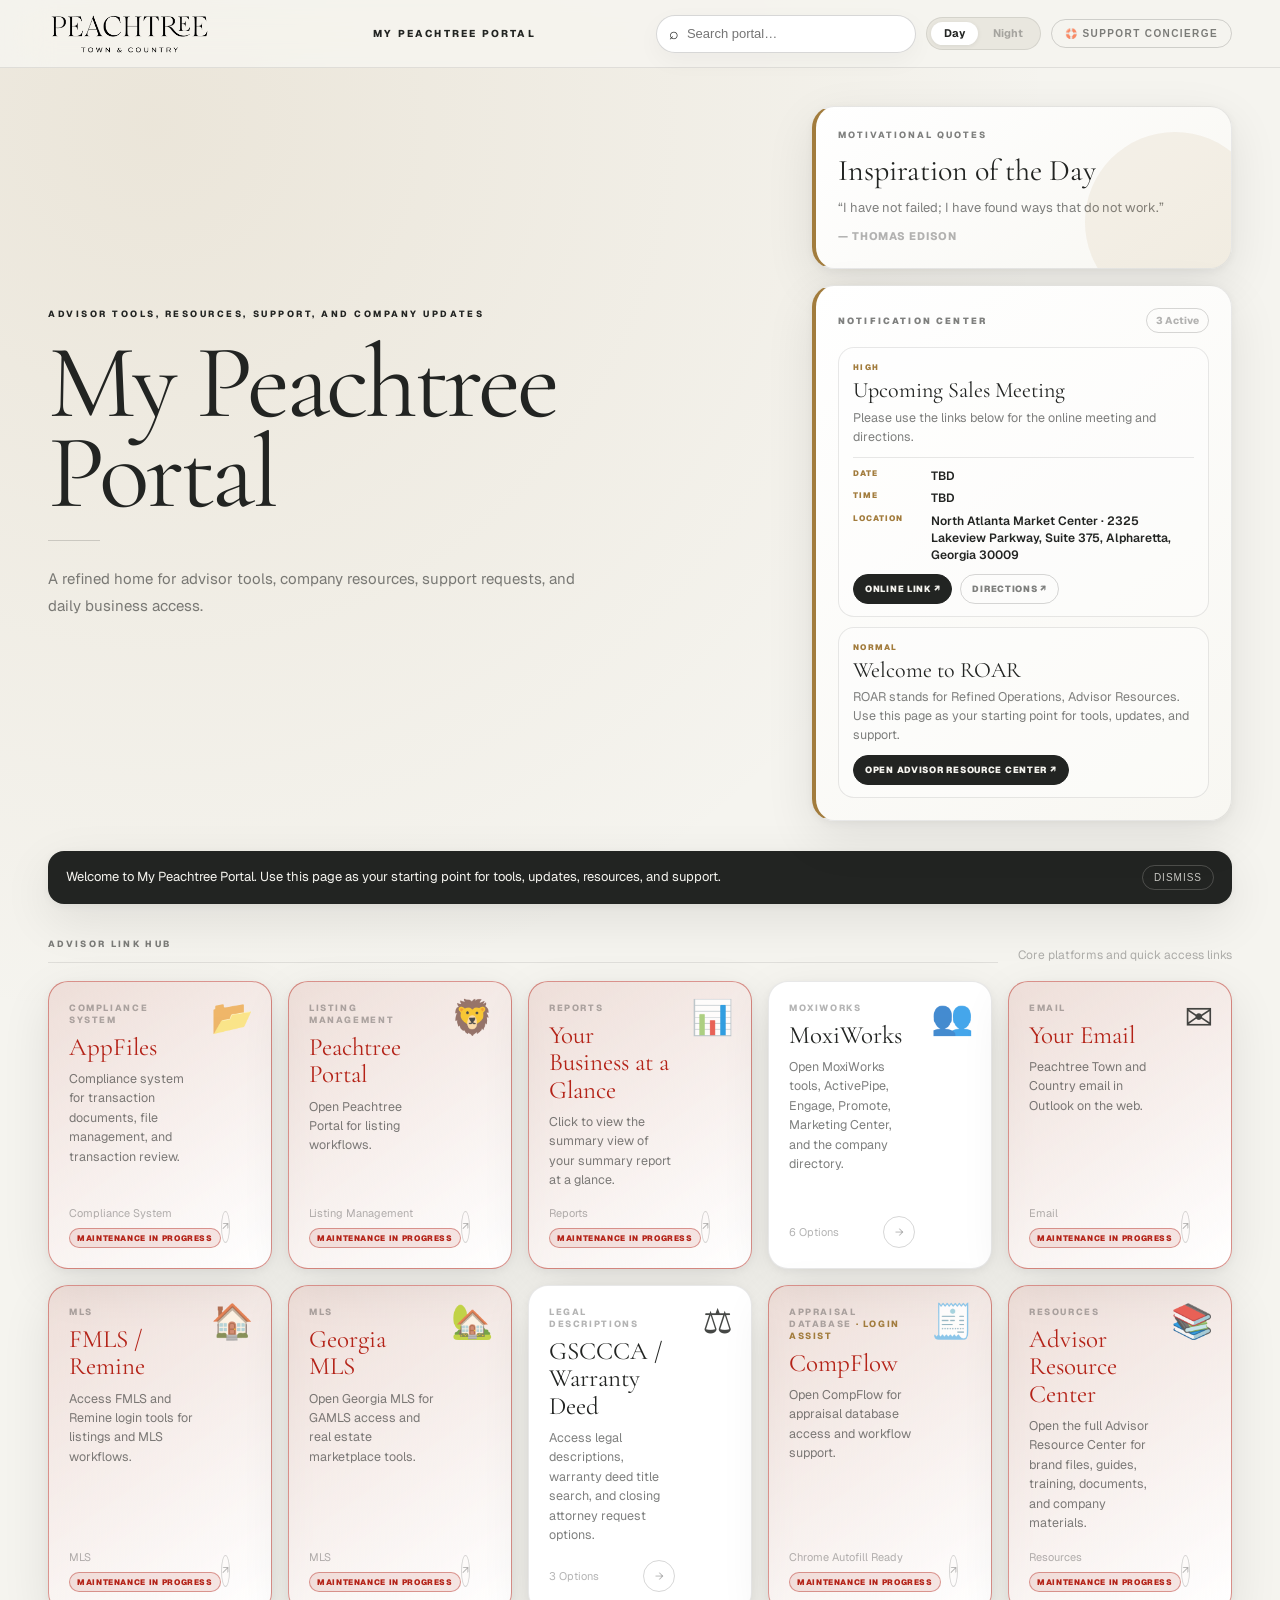
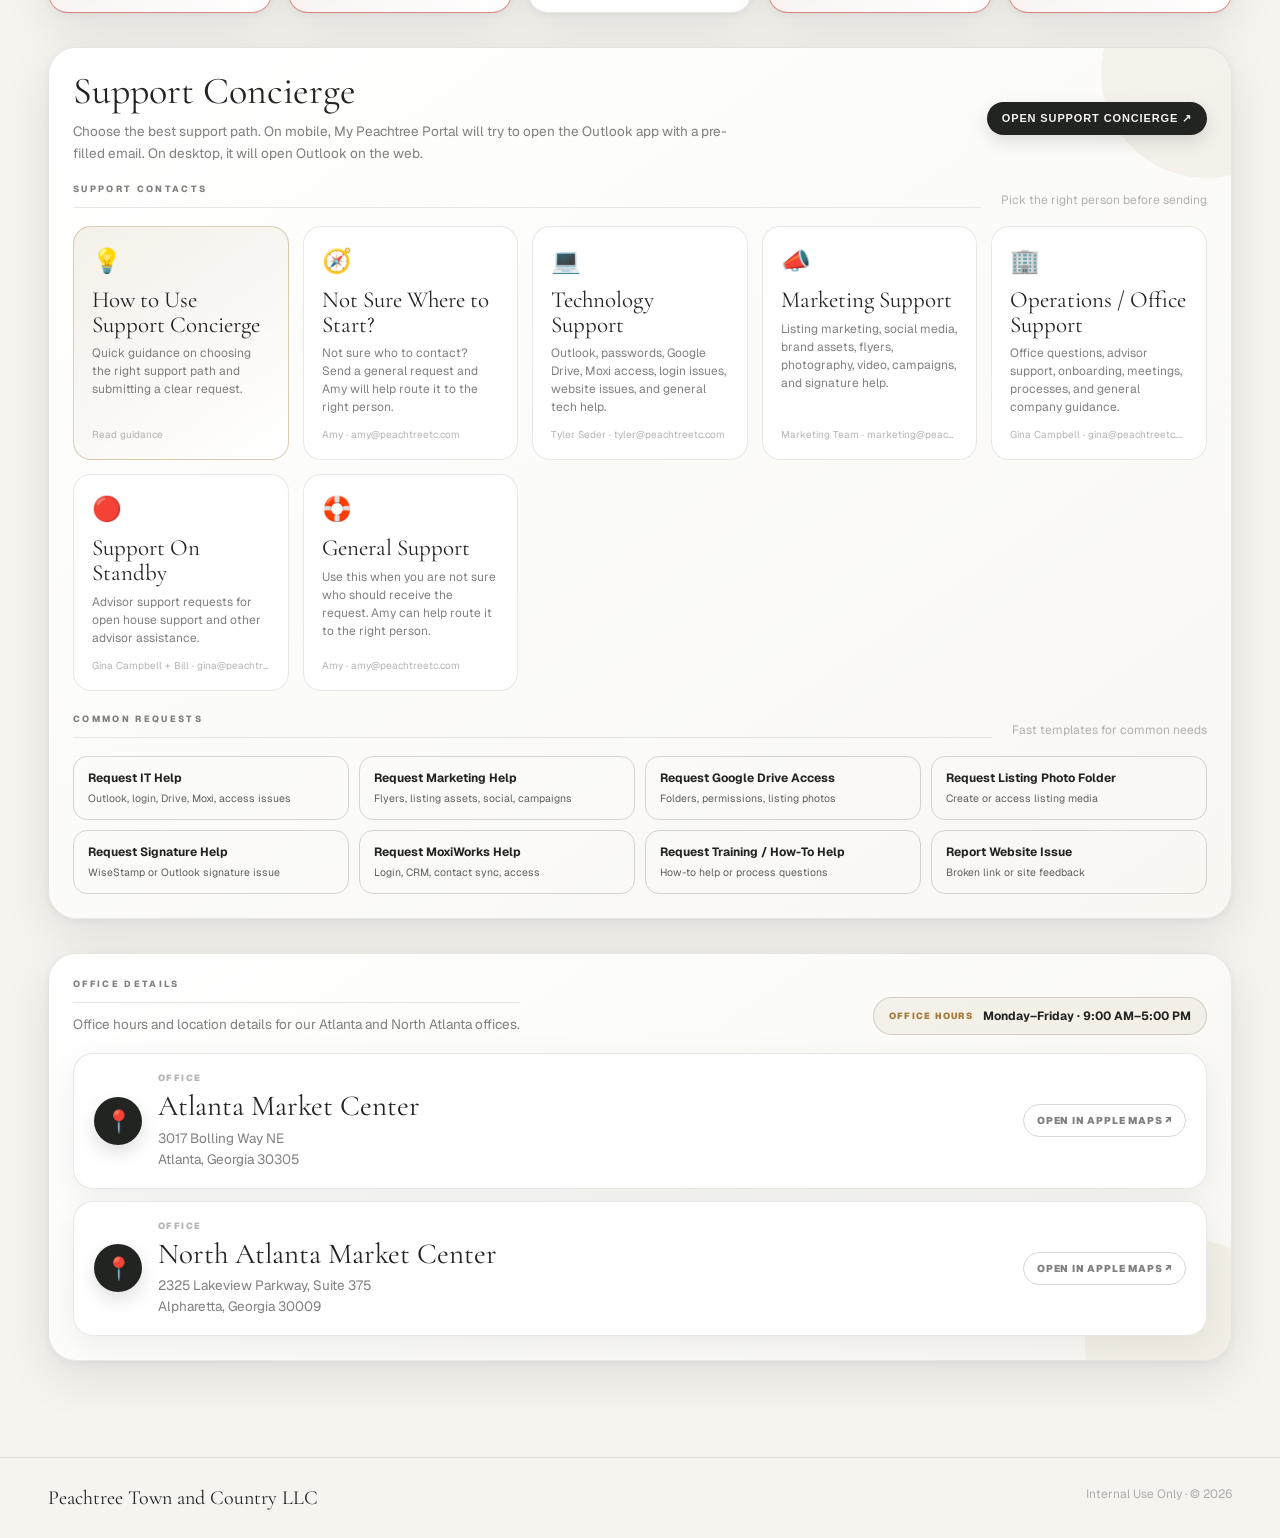
<file: index.html>
<!DOCTYPE html>
<html lang="en" data-theme="light">
<head>
<meta charset="UTF-8" />
<meta name="viewport" content="width=device-width, initial-scale=1.0, viewport-fit=cover" />
<meta name="apple-mobile-web-app-capable" content="yes" />
<title>Peachtree · My Peachtree Portal</title>
<link rel="preconnect" href="https://fonts.googleapis.com">
<link href="https://fonts.googleapis.com/css2?family=Cormorant+Garamond:ital,wght@0,300;0,400;0,500;0,600;1,300;1,400;1,500&family=Geist:wght@300;400;500;600;700&display=swap" rel="stylesheet">
<style>
*,*::before,*::after{box-sizing:border-box;margin:0;padding:0}
:root{
  --black:#000000;--iron-ore:#222422;--ivory:#F5F4EF;--white:#FFFFFF;
  --ease:cubic-bezier(.22,1,.36,1);--spring:cubic-bezier(.34,1.56,.64,1);
  --radius:22px;--radius-sm:14px;--new:#B42318;--gold:#A27C3D;
}
[data-theme="light"]{
  --bg:var(--ivory);--bg-2:#E9E7DF;--card:#fff;--card-2:#F8F7F2;
  --text:var(--iron-ore);--muted:rgba(34,36,34,.58);--soft:rgba(34,36,34,.34);
  --border:rgba(34,36,34,.10);--border-2:rgba(34,36,34,.18);
  --nav:rgba(245,244,239,.88);--shadow:0 16px 50px rgba(0,0,0,.09),0 2px 8px rgba(0,0,0,.05);
  --shadow-hover:0 24px 70px rgba(0,0,0,.16),0 4px 14px rgba(0,0,0,.07);
  --reverse:var(--ivory);--reverse-bg:var(--iron-ore);--overlay:rgba(18,20,18,.66);
}
[data-theme="dark"]{
  --bg:#141614;--bg-2:#0E100E;--card:#1C1E1C;--card-2:#151815;
  --text:var(--ivory);--muted:rgba(245,244,239,.58);--soft:rgba(245,244,239,.34);
  --border:rgba(245,244,239,.09);--border-2:rgba(245,244,239,.17);
  --nav:rgba(14,16,14,.90);--shadow:0 16px 50px rgba(0,0,0,.42),0 2px 8px rgba(0,0,0,.22);
  --shadow-hover:0 24px 70px rgba(0,0,0,.65),0 4px 14px rgba(0,0,0,.34);
  --reverse:var(--iron-ore);--reverse-bg:var(--ivory);--overlay:rgba(0,0,0,.78);
}
html{scroll-behavior:smooth;-webkit-font-smoothing:antialiased}body{font-family:Geist,system-ui,sans-serif;background:radial-gradient(circle at 12% 4%,rgba(162,124,61,.12),transparent 28%),var(--bg);color:var(--text);min-height:100svh;overflow-x:hidden;transition:background .45s var(--ease),color .45s var(--ease)}
a{color:inherit}.hidden{display:none!important}.muted{color:var(--muted)}
nav{position:sticky;top:0;z-index:200;height:68px;background:var(--nav);border-bottom:1px solid var(--border);backdrop-filter:saturate(180%) blur(24px);-webkit-backdrop-filter:saturate(180%) blur(24px)}
.nav-inner{max-width:1500px;margin:0 auto;height:100%;display:flex;align-items:center;justify-content:space-between;padding:0 48px;gap:18px}.wordmark{display:flex;align-items:center;min-width:185px}.nav-logo{width:clamp(172px,16vw,250px);height:44px;object-fit:contain;object-position:left center}.nav-logo-dark{display:none}[data-theme="dark"] .nav-logo-light{display:none}[data-theme="dark"] .nav-logo-dark{display:block}.fallback{display:none;font-family:'Cormorant Garamond',serif;font-size:20px;letter-spacing:.04em}.wordmark.logo-missing .fallback{display:block}.wordmark.logo-missing img{display:none!important}.nav-label{font-size:10px;text-transform:uppercase;letter-spacing:.22em;font-weight:800;color:var(--text);white-space:nowrap}.nav-right{display:flex;align-items:center;gap:10px}.pill-toggle{display:flex;gap:2px;background:var(--bg-2);border:1px solid var(--border);border-radius:999px;padding:4px;cursor:pointer}.pill-toggle span{font-size:11px;font-weight:700;color:var(--soft);padding:6px 13px;border-radius:999px;line-height:1}.pill-toggle span.on{background:var(--card);color:var(--text);box-shadow:0 1px 5px rgba(0,0,0,.08)}.admin-link{font-size:10px;letter-spacing:.14em;text-transform:uppercase;text-decoration:none;border:1px solid var(--border-2);padding:8px 13px;border-radius:999px;color:var(--muted);transition:.2s}.admin-link:hover{color:var(--text);background:var(--bg-2)}
main{max-width:1500px;margin:0 auto;padding:0 48px 96px}.hero{display:grid;grid-template-columns:minmax(0,1fr) 420px;gap:42px;align-items:end;padding:76px 0 34px}.eyebrow{font-size:9px;font-weight:800;letter-spacing:.28em;text-transform:uppercase;margin-bottom:18px}.hero h1{font-family:'Cormorant Garamond',serif;font-size:clamp(54px,6vw,94px);font-weight:400;line-height:.98;letter-spacing:-.018em}.hero h1 em{font-weight:300}.hero-rule{width:52px;height:1px;background:var(--border-2);margin:28px 0}.hero p{font-size:15px;line-height:1.8;max-width:560px;color:var(--muted)}.hero-aside{border:1px solid var(--border);background:linear-gradient(145deg,var(--card),var(--card-2));border-radius:var(--radius);box-shadow:var(--shadow);padding:24px;position:relative;overflow:hidden}.hero-aside::after{content:'';position:absolute;right:-34px;bottom:-44px;width:180px;height:180px;border-radius:50%;background:rgba(162,124,61,.09)}.aside-kicker{font-size:9px;font-weight:800;letter-spacing:.22em;text-transform:uppercase;color:var(--muted);margin-bottom:14px}.aside-title{font-family:'Cormorant Garamond',serif;font-size:30px;line-height:1.08;margin-bottom:10px}.aside-copy{font-size:13px;line-height:1.65;color:var(--muted);position:relative}.announce-banner{display:none;margin-bottom:22px;background:var(--reverse-bg);color:var(--reverse);border-radius:16px;padding:14px 18px;align-items:center;justify-content:space-between;gap:18px;box-shadow:var(--shadow)}.announce-banner.show{display:flex}.announce-banner span{font-size:13px;line-height:1.45}.announce-banner button{border:1px solid rgba(245,244,239,.26);background:transparent;color:inherit;border-radius:999px;padding:6px 11px;font-size:10px;letter-spacing:.1em;text-transform:uppercase;cursor:pointer;opacity:.78}.announce-banner button:hover{opacity:1;background:rgba(255,255,255,.1)}
.section{margin-top:34px}.section-top{display:flex;align-items:flex-end;justify-content:space-between;gap:20px;margin-bottom:18px}.section-kicker{font-size:9px;font-weight:800;letter-spacing:.26em;text-transform:uppercase;color:var(--muted);border-bottom:1px solid var(--border);padding-bottom:12px;flex:1}.section-note{font-size:12px;color:var(--soft);white-space:nowrap}.notification-grid{display:grid;grid-template-columns:repeat(3,minmax(0,1fr));gap:16px}.notice{background:var(--card);border:1px solid var(--border);border-radius:20px;box-shadow:var(--shadow);padding:20px;display:flex;flex-direction:column;min-height:166px;transition:.28s var(--ease);position:relative;overflow:hidden}.notice:hover{transform:translateY(-3px);box-shadow:var(--shadow-hover);border-color:var(--border-2)}.notice.high::before{content:'';position:absolute;left:0;top:0;bottom:0;width:5px;background:#B42318}.notice.normal::before{content:'';position:absolute;left:0;top:0;bottom:0;width:5px;background:var(--gold)}.notice.low::before{content:'';position:absolute;left:0;top:0;bottom:0;width:5px;background:var(--soft)}.notice-meta{font-size:9px;font-weight:800;letter-spacing:.16em;text-transform:uppercase;color:var(--soft);margin-bottom:10px}.notice-title{font-family:'Cormorant Garamond',serif;font-size:25px;line-height:1.15;margin-bottom:8px}.notice-msg{font-size:13px;line-height:1.55;color:var(--muted);flex:1}.notice-actions{margin-top:15px;display:flex;gap:10px;align-items:center}.btn{appearance:none;border:none;border-radius:999px;padding:10px 15px;font-size:11px;font-weight:800;letter-spacing:.08em;text-transform:uppercase;cursor:pointer;transition:.2s var(--ease);text-decoration:none;display:inline-flex;align-items:center;justify-content:center;gap:7px}.btn-primary{background:var(--reverse-bg);color:var(--reverse);box-shadow:0 7px 18px rgba(0,0,0,.12)}.btn-primary:hover{transform:translateY(-2px)}.btn-soft{border:1px solid var(--border-2);background:transparent;color:var(--muted)}.btn-soft:hover{background:var(--bg-2);color:var(--text)}
.tools{display:grid;grid-template-columns:repeat(5,minmax(0,1fr));gap:16px}.tool-card{background:var(--card);border:1px solid var(--border);border-radius:20px;box-shadow:var(--shadow);padding:20px;min-height:174px;cursor:pointer;display:flex;flex-direction:column;transition:.28s var(--ease);position:relative;overflow:hidden}.tool-card:hover{transform:translateY(-5px);box-shadow:var(--shadow-hover);border-color:var(--border-2)}.tool-card.disabled{opacity:.56}.tool-icon{font-size:27px;margin-bottom:18px}.tool-type{font-size:9px;font-weight:800;letter-spacing:.18em;text-transform:uppercase;color:var(--soft);margin-bottom:8px}.tool-title{font-family:'Cormorant Garamond',serif;font-size:25px;line-height:1.1;margin-bottom:8px}.tool-desc{font-size:12.5px;line-height:1.55;color:var(--muted);flex:1}.new-badge{position:absolute;top:14px;right:14px;background:var(--new);color:white;border-radius:999px;font-size:8px;font-weight:900;letter-spacing:.12em;padding:4px 8px;text-transform:uppercase}.tool-footer{display:flex;align-items:center;justify-content:space-between;margin-top:16px;color:var(--soft);font-size:11px}.arrow{width:32px;height:32px;border-radius:50%;border:1px solid var(--border-2);display:flex;align-items:center;justify-content:center;transition:.2s}.tool-card:hover .arrow,.resource-card:hover .arrow{background:var(--reverse-bg);color:var(--reverse);border-color:var(--reverse-bg);transform:translate(2px,-2px)}

.office-section{margin-top:34px;background:linear-gradient(145deg,var(--card),var(--card-2));border:1px solid var(--border);border-radius:28px;box-shadow:var(--shadow);padding:24px;position:relative;overflow:hidden}
.office-section::after{content:'';position:absolute;right:-64px;bottom:-90px;width:210px;height:210px;border-radius:50%;background:rgba(162,124,61,.08);pointer-events:none}
.office-head{display:flex;justify-content:space-between;align-items:flex-end;gap:22px;margin-bottom:18px;position:relative;z-index:1}
.office-copy{font-size:13.5px;line-height:1.65;color:var(--muted);max-width:720px;margin-top:10px}
.hours-pill{border:1px solid var(--border-2);background:rgba(162,124,61,.08);border-radius:999px;padding:10px 15px;display:flex;align-items:center;gap:10px;white-space:nowrap;color:var(--text)}
.hours-pill span{font-size:9px;font-weight:900;letter-spacing:.14em;text-transform:uppercase;color:var(--gold)}
.hours-pill strong{font-size:12px;font-weight:700}
.office-list{display:grid;grid-template-columns:1fr;gap:12px;position:relative;z-index:1}
.office-card{display:grid;grid-template-columns:48px minmax(0,1fr) auto;gap:16px;align-items:center;text-decoration:none;background:var(--card);border:1px solid var(--border);border-radius:20px;box-shadow:0 10px 34px rgba(0,0,0,.06);padding:18px 20px;min-height:112px;transition:.28s var(--ease)}
.office-card:hover{transform:translateY(-4px);box-shadow:var(--shadow-hover);border-color:var(--border-2)}
.office-pin{width:48px;height:48px;border-radius:50%;background:var(--reverse-bg);color:var(--reverse);display:flex;align-items:center;justify-content:center;font-size:22px;box-shadow:0 8px 18px rgba(0,0,0,.12)}
.office-eyebrow{font-size:9px;font-weight:900;letter-spacing:.16em;text-transform:uppercase;color:var(--soft);margin-bottom:7px}
.office-name{font-family:'Cormorant Garamond',serif;font-size:29px;line-height:1.05;margin-bottom:6px}
.office-address{font-size:13.5px;line-height:1.55;color:var(--muted)}
.office-action{border:1px solid var(--border-2);border-radius:999px;padding:9px 13px;font-size:10px;font-weight:900;letter-spacing:.08em;text-transform:uppercase;color:var(--muted);white-space:nowrap;transition:.2s var(--ease)}
.office-card:hover .office-action{background:var(--reverse-bg);color:var(--reverse);border-color:var(--reverse-bg);transform:translateX(2px)}
@media(max-width:760px){.office-section{border-radius:20px;padding:18px}.office-head{align-items:flex-start;flex-direction:column}.hours-pill{border-radius:16px;align-items:flex-start;flex-direction:column;gap:4px;white-space:normal}.office-card{grid-template-columns:44px minmax(0,1fr);gap:13px;padding:16px}.office-pin{width:44px;height:44px;font-size:20px}.office-action{grid-column:2;justify-self:start}.office-name{font-size:25px}}
.search-panel{margin:28px 0 4px;background:var(--card);border:1px solid var(--border-2);border-radius:18px;box-shadow:var(--shadow);display:flex;align-items:center;gap:12px;padding:14px 18px}.search-panel input{flex:1;background:transparent;border:none;outline:none;color:var(--text);font-family:Geist,system-ui,sans-serif;font-size:14px}.search-panel input::placeholder{color:var(--soft)}.search-count{font-size:11px;color:var(--soft);white-space:nowrap}.clear-btn{border:none;background:transparent;color:var(--soft);cursor:pointer;font-size:12px;padding:4px 8px;border-radius:8px}.clear-btn:hover{background:var(--bg-2);color:var(--text)}.chips{display:flex;flex-wrap:wrap;gap:8px;margin:0 0 18px}.chip{border:1px solid var(--border-2);background:transparent;color:var(--muted);border-radius:999px;padding:8px 14px;font-size:10px;font-weight:800;letter-spacing:.08em;text-transform:uppercase;cursor:pointer;transition:.2s}.chip:hover,.chip.active{background:var(--reverse-bg);color:var(--reverse);border-color:var(--reverse-bg)}.resource-list{display:grid;grid-template-columns:repeat(2,minmax(0,1fr));gap:18px}.resource-card{background:var(--card);border:1px solid var(--border);border-radius:20px;box-shadow:var(--shadow);min-height:128px;display:flex;overflow:hidden;cursor:pointer;transition:.28s var(--ease)}.resource-card:hover{transform:translateY(-4px);box-shadow:var(--shadow-hover);border-color:var(--border-2)}.resource-card.disabled{opacity:.45;cursor:not-allowed}.spine{width:54px;background:var(--reverse-bg);color:var(--reverse);display:flex;align-items:center;justify-content:center;flex-direction:column;gap:10px;flex-shrink:0}.spine-icon{font-size:20px}.spine-num{font-family:'Cormorant Garamond',serif;font-size:13px;opacity:.66;writing-mode:vertical-rl;transform:rotate(180deg);letter-spacing:.08em}.res-body{padding:21px 22px;display:flex;align-items:center;gap:16px;flex:1;min-width:0}.res-info{min-width:0;flex:1}.res-type{font-size:9px;font-weight:800;letter-spacing:.18em;text-transform:uppercase;color:var(--soft);margin-bottom:8px}.res-title{font-family:'Cormorant Garamond',serif;font-size:26px;line-height:1.15;margin-bottom:7px}.res-desc{font-size:13px;line-height:1.55;color:var(--muted)}.res-badge{font-size:9px;font-weight:800;letter-spacing:.12em;text-transform:uppercase;background:var(--bg-2);color:var(--muted);border-radius:8px;padding:6px 10px;white-space:nowrap}.empty{padding:55px 20px;text-align:center;border:1px dashed var(--border-2);border-radius:20px;color:var(--muted)}
footer{border-top:1px solid var(--border);padding:28px 0;color:var(--soft);font-size:12px}.footer-inner{display:flex;justify-content:space-between;gap:20px;max-width:1500px;margin:0 auto;padding:0 48px}.footer-brand{font-family:'Cormorant Garamond',serif;font-size:20px;color:var(--text)}
.modal{position:fixed;inset:0;z-index:800;display:none}.modal.open{display:block}.modal-scrim{position:absolute;inset:0;background:var(--overlay);backdrop-filter:blur(18px);-webkit-backdrop-filter:blur(18px)}.modal-panel{position:relative;z-index:1;width:min(920px,calc(100% - 34px));max-height:calc(100svh - 34px);margin:17px auto;background:var(--card);border:1px solid var(--border);border-radius:26px;box-shadow:0 40px 100px rgba(0,0,0,.32);display:flex;flex-direction:column;overflow:hidden;animation:panelIn .26s var(--ease) both}@keyframes panelIn{from{opacity:0;transform:translateY(18px) scale(.98)}to{opacity:1;transform:none}}.modal-head{padding:22px 24px;border-bottom:1px solid var(--border);display:flex;align-items:flex-start;justify-content:space-between;gap:16px;background:var(--card-2)}.modal-kicker{font-size:9px;font-weight:900;letter-spacing:.18em;text-transform:uppercase;color:var(--soft);margin-bottom:8px}.modal-title{font-family:'Cormorant Garamond',serif;font-size:34px;line-height:1.1}.modal-sub{font-size:13px;line-height:1.55;color:var(--muted);margin-top:8px}.close{width:38px;height:38px;border-radius:50%;border:1px solid var(--border-2);background:transparent;color:var(--muted);font-size:22px;cursor:pointer}.close:hover{background:#B42318;color:white;border-color:#B42318}.modal-body{padding:22px;overflow:auto}.folder-grid{display:grid;grid-template-columns:repeat(2,minmax(0,1fr));gap:13px}.folder-item{border:1px solid var(--border);background:var(--card-2);border-radius:18px;padding:16px;cursor:pointer;display:flex;align-items:center;gap:14px;transition:.2s}.folder-item:hover{border-color:var(--border-2);transform:translateY(-2px);box-shadow:var(--shadow)}.folder-item.disabled{opacity:.45;cursor:not-allowed}.folder-ico{font-size:22px}.folder-label{font-family:'Cormorant Garamond',serif;font-size:22px;line-height:1.08}.folder-desc{font-size:12px;color:var(--muted);line-height:1.45;margin-top:4px}.folder-meta{margin-left:auto;font-size:9px;font-weight:800;letter-spacing:.12em;text-transform:uppercase;color:var(--soft);white-space:nowrap}.back-row{display:none;margin-bottom:14px}.back-row.show{display:block}.toast{position:fixed;left:50%;bottom:22px;transform:translateX(-50%) translateY(20px);z-index:900;background:var(--reverse-bg);color:var(--reverse);padding:12px 17px;border-radius:999px;font-size:12px;font-weight:700;opacity:0;pointer-events:none;transition:.25s}.toast.show{opacity:1;transform:translateX(-50%) translateY(0)}
@media(max-width:1100px){.hero{grid-template-columns:1fr}.hero-aside{max-width:620px}.tools{grid-template-columns:repeat(3,1fr)}.notification-grid{grid-template-columns:1fr 1fr}.resource-list{grid-template-columns:1fr}}
@media(max-width:760px){.nav-inner,main,.footer-inner{padding-left:20px;padding-right:20px}.nav-label,.admin-link{display:none}.hero{padding-top:46px}.tools,.notification-grid,.folder-grid{grid-template-columns:1fr}.resource-card{min-height:116px}.res-body{padding:18px}.spine{width:46px}.section-top{align-items:flex-start;flex-direction:column}.section-note{white-space:normal}.announce-banner{align-items:flex-start;flex-direction:column}.hero h1{font-size:55px}.footer-inner{flex-direction:column}.modal-panel{width:calc(100% - 20px);margin:10px auto;max-height:calc(100svh - 20px)}}

/* ═══ LION'S DEN SPLASH / SUPPORT ═══ */
.splash{position:fixed;inset:0;z-index:9999;display:flex;align-items:center;justify-content:center;background:var(--bg);transition:opacity .55s var(--ease),visibility .55s var(--ease);cursor:pointer;overflow:hidden}.splash::before{content:"";position:absolute;inset:-20%;background:radial-gradient(circle at center,rgba(162,124,61,.16),transparent 32%);animation:splashGlow 2.4s ease-in-out infinite alternate}.splash-inner{position:relative;z-index:1;display:flex;flex-direction:column;align-items:center;gap:18px;text-align:center;animation:splashRise .75s var(--ease) both}.splash-logo{width:min(210px,42vw);height:min(210px,42vw);object-fit:contain}.splash-logo-dark{display:none}[data-theme="dark"] .splash-logo-light{display:none}[data-theme="dark"] .splash-logo-dark{display:block}.splash-title{font-family:'Cormorant Garamond',serif;font-size:clamp(34px,5vw,62px);font-weight:400;letter-spacing:.01em;line-height:1;color:var(--text)}.splash-sub{font-size:10px;font-weight:900;letter-spacing:.26em;text-transform:uppercase;color:var(--muted)}.splash-line{display:none}.splash.hide{opacity:0;visibility:hidden;pointer-events:none}@keyframes splashRise{from{opacity:0;transform:translateY(18px) scale(.98)}to{opacity:1;transform:translateY(0) scale(1)}}@keyframes splashGlow{from{transform:scale(1);opacity:.5}to{transform:scale(1.08);opacity:1}}.support-top{font-size:10px;letter-spacing:.14em;text-transform:uppercase;text-decoration:none;border:1px solid var(--border-2);padding:8px 13px;border-radius:999px;color:var(--muted);transition:.2s;background:transparent;cursor:pointer;font-weight:800}.support-top:hover{color:var(--text);background:var(--bg-2)}


/* ═══ My Peachtree Portal polished additions ═══ */
.hero{align-items:center}
.hero-aside{display:flex;flex-direction:column;gap:16px;padding:0;background:transparent;border:none;box-shadow:none;overflow:visible}
.hero-aside::after{display:none}
.hero-notice-panel,.today-card{border:1px solid var(--border);background:linear-gradient(145deg,var(--card),var(--card-2));border-radius:var(--radius);box-shadow:var(--shadow);padding:22px;position:relative;overflow:hidden}
.today-card::after{content:'';position:absolute;right:-34px;bottom:-44px;width:180px;height:180px;border-radius:50%;background:rgba(162,124,61,.09)}
.hero-notice-panel{border-left:4px solid var(--gold)}
.hero-notice-head{display:flex;align-items:center;justify-content:space-between;gap:14px;margin-bottom:14px}
.hero-notice-title{font-size:9px;font-weight:900;letter-spacing:.24em;text-transform:uppercase;color:var(--muted)}
.hero-notice-count{font-size:10px;font-weight:800;color:var(--soft);border:1px solid var(--border-2);padding:5px 9px;border-radius:999px;white-space:nowrap}
.hero-notices{display:flex;flex-direction:column;gap:10px}
.mini-notice{border:1px solid var(--border);background:rgba(255,255,255,.38);border-radius:16px;padding:14px 14px 12px;transition:.24s var(--ease)}
[data-theme="dark"] .mini-notice{background:rgba(245,244,239,.035)}
.mini-notice:hover{transform:translateY(-2px);border-color:var(--border-2)}
.mini-meta{font-size:8px;font-weight:900;letter-spacing:.16em;text-transform:uppercase;color:var(--gold);margin-bottom:7px}
.mini-title{font-family:'Cormorant Garamond',serif;font-size:22px;line-height:1.08;margin-bottom:6px}
.mini-msg{font-size:12.5px;line-height:1.5;color:var(--muted)}
.mini-actions{display:flex;gap:8px;flex-wrap:wrap;margin-top:10px}
.mini-btn{font-size:9px;font-weight:900;letter-spacing:.08em;text-transform:uppercase;border-radius:999px;padding:8px 11px;text-decoration:none;border:1px solid var(--border-2);background:transparent;color:var(--muted);cursor:pointer}
.mini-btn.primary{background:var(--reverse-bg);color:var(--reverse);border-color:var(--reverse-bg)}
.mini-btn:hover{transform:translateY(-1px)}
.support-section{background:linear-gradient(145deg,var(--card),var(--card-2));border:1px solid var(--border);border-radius:28px;box-shadow:var(--shadow);padding:24px;margin-top:34px;overflow:hidden;position:relative}
.support-section::after{content:'';position:absolute;right:-80px;top:-80px;width:210px;height:210px;border-radius:50%;background:rgba(162,124,61,.08);pointer-events:none}
.support-intro{display:grid;grid-template-columns:minmax(0,1fr) auto;gap:22px;align-items:center;margin-bottom:18px;position:relative;z-index:1}
.support-intro h2{font-family:'Cormorant Garamond',serif;font-size:38px;font-weight:400;line-height:1.05;margin-bottom:8px}.support-intro p{font-size:13.5px;line-height:1.65;color:var(--muted);max-width:680px}.support-grid{display:grid;grid-template-columns:repeat(5,minmax(0,1fr));gap:14px;position:relative;z-index:1}.support-card{border:1px solid var(--border);background:var(--card);border-radius:18px;padding:18px;cursor:pointer;transition:.24s var(--ease);min-height:160px;display:flex;flex-direction:column}.support-card:hover{transform:translateY(-4px);box-shadow:var(--shadow-hover);border-color:var(--border-2)}.support-ico{font-size:24px;margin-bottom:12px}.support-name{font-family:'Cormorant Garamond',serif;font-size:23px;line-height:1.08;margin-bottom:7px}.support-desc{font-size:12px;line-height:1.5;color:var(--muted);flex:1}.support-email{font-size:10px;color:var(--soft);margin-top:12px;white-space:nowrap;overflow:hidden;text-overflow:ellipsis}.request-grid{display:grid;grid-template-columns:repeat(4,minmax(0,1fr));gap:10px;position:relative;z-index:1}.request-btn{border:1px solid var(--border-2);background:transparent;color:var(--text);border-radius:14px;padding:13px 14px;text-align:left;cursor:pointer;transition:.2s var(--ease);font-family:Geist,system-ui,sans-serif}.request-btn:hover{background:var(--reverse-bg);color:var(--reverse);transform:translateY(-2px)}.request-btn strong{display:block;font-size:12px;margin-bottom:3px}.request-btn span{font-size:10.5px;opacity:.72}.resource-library-card{border:1px solid var(--border);background:linear-gradient(145deg,var(--card),var(--card-2));box-shadow:var(--shadow);border-radius:28px;padding:28px;margin-top:46px}.library-hero{display:flex;justify-content:space-between;gap:24px;align-items:flex-end;margin-bottom:22px}.library-hero h2{font-family:'Cormorant Garamond',serif;font-size:42px;font-weight:400;line-height:1.05;margin-bottom:8px}.library-hero p{font-size:13.5px;line-height:1.65;color:var(--muted);max-width:720px}.support-modal .modal-panel{max-width:980px}.support-modal-grid{display:grid;grid-template-columns:repeat(2,minmax(0,1fr));gap:14px}.support-choice{border:1px solid var(--border);background:var(--card);border-radius:18px;padding:18px;cursor:pointer;transition:.22s var(--ease);display:grid;grid-template-columns:auto 1fr;gap:14px;align-items:start}.support-choice:hover{transform:translateY(-3px);box-shadow:var(--shadow-hover);border-color:var(--border-2)}.choice-ico{font-size:26px}.choice-title{font-family:'Cormorant Garamond',serif;font-size:25px;line-height:1.05;margin-bottom:6px}.choice-person{font-size:11px;font-weight:900;letter-spacing:.1em;text-transform:uppercase;color:var(--gold);margin-bottom:6px}.choice-desc{font-size:12.5px;line-height:1.55;color:var(--muted)}.choice-email{font-size:10.5px;color:var(--soft);margin-top:10px}.modal-sub-actions{display:flex;gap:10px;flex-wrap:wrap;margin-top:14px}.admin-link{display:none!important}

.login-assist-modal .modal-panel{max-width:760px}.login-assist-box{border:1px solid var(--border);background:linear-gradient(145deg,var(--card),var(--card-2));border-radius:20px;padding:20px;box-shadow:var(--shadow);display:grid;gap:14px}.login-assist-title{font-family:'Cormorant Garamond',serif;font-size:31px;line-height:1.05}.login-assist-copy{font-size:13px;line-height:1.65;color:var(--muted)}.login-steps{display:grid;gap:8px;margin:4px 0}.login-step{display:flex;gap:10px;align-items:flex-start;font-size:12.5px;line-height:1.5;color:var(--muted)}.login-step b{display:flex;align-items:center;justify-content:center;width:22px;height:22px;border-radius:999px;background:var(--reverse-bg);color:var(--reverse);font-size:10px;flex-shrink:0}.login-actions{display:flex;gap:10px;flex-wrap:wrap;margin-top:4px}.login-note{font-size:11px;line-height:1.5;color:var(--soft);border-top:1px solid var(--border);padding-top:12px}.login-badge{display:inline-flex;align-items:center;gap:5px;border:1px solid rgba(162,124,61,.28);background:rgba(162,124,61,.08);color:var(--gold);border-radius:999px;padding:4px 8px;font-size:8px;font-weight:900;letter-spacing:.08em;text-transform:uppercase}.tool-card.login-ready .tool-footer{gap:8px}.tool-card.login-ready .tool-type::after{content:' · Login Assist';color:var(--gold)}
@media(max-width:1180px){.hero{grid-template-columns:1fr}.support-grid{grid-template-columns:repeat(3,1fr)}.request-grid{grid-template-columns:repeat(2,1fr)}.tools{grid-template-columns:repeat(3,minmax(0,1fr))}}
@media(max-width:760px){.hero-aside{gap:12px}.support-intro,.library-hero{grid-template-columns:1fr;align-items:start}.support-grid,.request-grid,.support-modal-grid{grid-template-columns:1fr}.hero-notice-panel,.today-card,.support-section,.resource-library-card{border-radius:20px;padding:18px}.tools{grid-template-columns:1fr}.support-top{display:inline-flex}.nav-right{gap:7px}.pill-toggle span{padding:6px 10px}}

/* ═══ v4 refinements ═══ */
.tool-card{padding-right:76px}
.tool-icon{position:absolute;right:18px;top:18px;margin-bottom:0;font-size:34px;line-height:1;opacity:.84;filter:saturate(.9)}
.tool-title,.tool-desc,.tool-type,.tool-footer{position:relative;z-index:1}
.tool-card:hover .tool-icon{transform:translateY(-2px) scale(1.04);transition:.22s var(--ease)}
.new-badge{right:auto;left:14px}
.tool-card .new-badge + .tool-icon{top:20px}
.gsccca-note{font-size:12px;color:var(--muted);line-height:1.55;margin-top:8px}


/* ═══ One-time link status check ═══ */
.link-status{display:inline-flex;align-items:center;gap:5px;border:1px solid var(--border-2);border-radius:999px;padding:4px 8px;font-size:9px;font-weight:900;letter-spacing:.08em;text-transform:uppercase;white-space:nowrap;background:rgba(34,36,34,.03);color:var(--soft)}
[data-theme="dark"] .link-status{background:rgba(245,244,239,.04)}
.link-status.checking{color:var(--soft)}
.link-status.online{border-color:rgba(22,163,74,.34);background:rgba(22,163,74,.09);color:#16a34a}
.link-status.offline{border-color:rgba(180,35,24,.42);background:rgba(180,35,24,.10);color:#B42318}
.link-status.unverified{color:var(--soft)}
.tool-card.status-offline{border-color:rgba(180,35,24,.48);background:linear-gradient(145deg,rgba(180,35,24,.10),var(--card));}
.tool-card.status-offline .tool-title{color:#B42318}
[data-theme="dark"] .tool-card.status-offline{background:linear-gradient(145deg,rgba(180,35,24,.18),var(--card));}
.tool-card.status-online{border-color:rgba(22,163,74,.20)}
.tool-footer-left{display:flex;align-items:center;gap:8px;flex-wrap:wrap}


/* ═══ Mobile Support Concierge Polish ═══ */
@media(max-width:900px){
  .support-section{
    padding:18px;
    border-radius:22px;
    margin-top:28px;
    overflow:hidden;
  }
  .support-section::after{
    width:150px;
    height:150px;
    right:-70px;
    top:-70px;
    opacity:.75;
  }
  .support-intro{
    display:flex!important;
    flex-direction:column;
    align-items:stretch!important;
    gap:14px;
    margin-bottom:18px;
  }
  .support-intro h2{
    font-size:34px;
    line-height:1.02;
    margin-bottom:7px;
  }
  .support-intro p{
    max-width:none;
    font-size:13px;
    line-height:1.62;
  }
  .support-intro .btn{
    width:100%;
    min-height:48px;
    justify-content:center;
    text-align:center;
    white-space:normal;
  }
  .support-section .section-top{
    align-items:flex-start;
    flex-direction:column;
    gap:6px;
    margin-bottom:12px;
  }
  .support-section .section-note{
    white-space:normal;
    line-height:1.4;
  }
  .support-grid{
    grid-template-columns:1fr!important;
    gap:11px;
  }
  .support-card{
    min-height:0;
    padding:15px;
    border-radius:16px;
    display:grid;
    grid-template-columns:42px minmax(0,1fr);
    column-gap:13px;
    row-gap:4px;
    align-items:start;
  }
  .support-card:hover{
    transform:translateY(-2px);
  }
  .support-ico{
    grid-row:1 / span 4;
    width:42px;
    height:42px;
    border-radius:50%;
    display:flex;
    align-items:center;
    justify-content:center;
    background:var(--bg-2);
    font-size:21px;
    margin:0;
  }
  .support-name{
    font-size:24px;
    margin-bottom:3px;
  }
  .support-desc{
    font-size:12.25px;
    line-height:1.48;
  }
  .support-email{
    font-size:10.75px;
    margin-top:7px;
    white-space:normal;
    overflow:visible;
    text-overflow:clip;
    overflow-wrap:anywhere;
    word-break:break-word;
  }
  .request-grid{
    grid-template-columns:1fr!important;
    gap:9px;
  }
  .request-btn{
    width:100%;
    min-height:48px;
    padding:14px 15px;
    border-radius:15px;
  }
  .request-btn strong{
    font-size:12.5px;
  }
  .request-btn span{
    font-size:11px;
    line-height:1.35;
  }

  .support-modal .modal-panel{
    width:calc(100% - 18px);
    margin:9px auto;
    max-height:calc(100svh - 18px);
    border-radius:22px;
  }
  .support-modal .modal-head{
    padding:17px;
    gap:12px;
    align-items:flex-start;
  }
  .support-modal .modal-head > div{
    min-width:0;
    width:100%;
  }
  .support-modal .modal-title{
    font-size:31px;
    line-height:1.02;
  }
  .support-modal .modal-sub{
    font-size:12.5px;
    line-height:1.55;
  }
  .support-modal .close{
    width:42px;
    height:42px;
    flex:0 0 auto;
  }
  .support-modal .modal-sub-actions{
    display:flex;
    flex-direction:column;
    gap:8px;
    margin-top:13px;
  }
  .support-modal .modal-sub-actions .btn{
    width:100%;
    min-height:44px;
    justify-content:center;
    text-align:center;
    white-space:normal;
  }
  .support-modal .modal-body{
    padding:14px;
    padding-bottom:calc(28px + env(safe-area-inset-bottom));
    overflow:auto;
    -webkit-overflow-scrolling:touch;
  }
  .support-modal-grid{
    grid-template-columns:1fr!important;
    gap:10px;
  }
  .support-choice{
    grid-template-columns:38px minmax(0,1fr);
    gap:12px;
    padding:15px;
    border-radius:16px;
  }
  .choice-ico{
    width:38px;
    height:38px;
    border-radius:50%;
    display:flex;
    align-items:center;
    justify-content:center;
    background:var(--bg-2);
    font-size:20px;
  }
  .choice-title{
    font-size:23px;
    line-height:1.05;
  }
  .choice-person{
    font-size:10px;
    line-height:1.3;
  }
  .choice-desc{
    font-size:12.25px;
    line-height:1.48;
  }
  .choice-email{
    font-size:10.5px;
    line-height:1.35;
    white-space:normal;
    overflow-wrap:anywhere;
    word-break:break-word;
  }
}
@media(max-width:430px){
  .support-section{
    padding:16px;
    border-radius:20px;
  }
  .support-intro h2{
    font-size:31px;
  }
  .support-card{
    padding:14px;
    grid-template-columns:38px minmax(0,1fr);
    column-gap:12px;
  }
  .support-ico{
    width:38px;
    height:38px;
    font-size:19px;
  }
  .support-name{
    font-size:22px;
  }
  .support-modal .modal-title{
    font-size:28px;
  }
  .support-modal .modal-head{
    padding:15px;
  }
}


/* ═══ My Peachtree Portal brand acronym / normal edition updates ═══ */
.roar-word{
  display:inline-flex;
  align-items:center;
  gap:.025em;
  letter-spacing:-.035em;
}
.roar-letter{display:inline-block}
.roar-lion-o{
  width:.82em;
  height:.82em;
  display:inline-flex;
  align-items:flex-start;
  justify-content:center;
  margin:0 .025em;
  background:transparent;
  border:0;
  border-radius:0;
  box-shadow:none;
  transform:translateY(-.035em);
  overflow:visible;
}
.roar-lion{
  width:100%;
  height:100%;
  object-fit:contain;
  display:block;
  background:transparent;
  transform:translateY(-.02em);
}
.roar-lion-dark{display:none}
[data-theme="dark"] .roar-lion-light{display:none}
[data-theme="dark"] .roar-lion-dark{display:block}
.roar-acronym{
  display:flex;
  flex-wrap:wrap;
  gap:8px;
  margin:-10px 0 18px;
  max-width:620px;
}
.roar-acronym span{
  border:1px solid var(--border-2);
  background:rgba(162,124,61,.07);
  border-radius:999px;
  padding:7px 11px;
  font-size:10px;
  font-weight:800;
  letter-spacing:.08em;
  text-transform:uppercase;
  color:var(--muted);
}
.roar-acronym b{
  color:var(--text);
  margin-right:4px;
}
.inspiration-card{
  border-left:4px solid var(--gold);
}
.quote-author{
  display:inline-block;
  margin-top:8px;
  color:var(--soft);
  font-size:11px;
  font-weight:800;
  letter-spacing:.08em;
  text-transform:uppercase;
}
.mini-details{
  display:grid;
  gap:6px;
  margin-top:10px;
  padding-top:10px;
  border-top:1px solid var(--border);
}
.mini-detail{
  display:grid;
  grid-template-columns:70px minmax(0,1fr);
  gap:8px;
  align-items:start;
  font-size:12px;
  line-height:1.4;
}
.mini-detail span{
  font-size:8px;
  font-weight:900;
  letter-spacing:.13em;
  text-transform:uppercase;
  color:var(--gold);
}
.mini-detail strong{
  font-weight:600;
  color:var(--text);
}
@media(max-width:760px){
  .roar-acronym{gap:7px;margin-top:-4px}
  .roar-acronym span{font-size:9px;padding:6px 9px}
  .mini-detail{grid-template-columns:1fr;gap:2px}
}


/* ═══ My Peachtree Portal acronym eyebrow update ═══ */
.roar-eyebrow{
  display:flex;
  flex-wrap:wrap;
  gap:8px;
  margin-bottom:18px;
  border:0;
  padding:0;
  letter-spacing:normal;
  text-transform:none;
}
.roar-eyebrow span{
  border:1px solid var(--border-2);
  background:rgba(162,124,61,.07);
  border-radius:999px;
  padding:7px 11px;
  font-size:10px;
  font-weight:800;
  letter-spacing:.08em;
  text-transform:uppercase;
  color:var(--muted);
}
.roar-eyebrow b{
  color:var(--text);
  margin-right:4px;
}
.hero-heading br,
#heroItalic{
  display:none!important;
}
@media(max-width:760px){
  .roar-eyebrow{gap:7px;margin-bottom:14px}
  .roar-eyebrow span{font-size:9px;padding:6px 9px}
}


/* ═══ Hero size / placement refinement ═══ */
.hero{
  padding-top:38px!important;
  padding-bottom:30px;
}
.hero h1{
  font-size:clamp(72px,8.2vw,128px)!important;
  line-height:.86;
}
.roar-word{
  transform:translateY(-2px);
}
.roar-lion-o{
  width:.82em;
  height:.82em;
  margin:0 .025em;
  transform:translateY(.055em);
}
.hero-rule{
  margin:22px 0 24px;
}
@media(max-width:760px){
  .hero{
    padding-top:26px!important;
  }
  .hero h1{
    font-size:clamp(68px,20vw,92px)!important;
    line-height:.88;
  }
  .hero-rule{
    margin:18px 0 20px;
  }
}


/* ═══ Admin-managed sections ═══ */
.whats-new-grid{
  grid-template-columns:repeat(3,minmax(0,1fr));
}
.whats-new-card{
  min-height:145px;
}
.what-tag{
  display:inline-flex;
  align-items:center;
  width:max-content;
  border:1px solid var(--border-2);
  border-radius:999px;
  padding:5px 9px;
  font-size:8px;
  font-weight:900;
  letter-spacing:.12em;
  text-transform:uppercase;
  color:var(--gold);
  background:rgba(162,124,61,.07);
  margin-bottom:9px;
}
.featured-badge{
  position:absolute;
  top:14px;
  right:14px;
  background:var(--gold);
  color:white;
  border-radius:999px;
  font-size:8px;
  font-weight:900;
  letter-spacing:.12em;
  padding:4px 8px;
  text-transform:uppercase;
}
@media(max-width:1100px){.whats-new-grid{grid-template-columns:1fr 1fr}}
@media(max-width:760px){.whats-new-grid{grid-template-columns:1fr}}


/* ═══ Final My Peachtree Portal layout refinements ═══ */
.nav-search{
  min-width:260px;
  max-width:410px;
  flex:1;
  height:38px;
  display:flex;
  align-items:center;
  gap:8px;
  border:1px solid var(--border-2);
  background:var(--card);
  border-radius:999px;
  padding:0 12px;
  box-shadow:0 8px 24px rgba(0,0,0,.04);
}
.nav-search input{
  flex:1;
  min-width:90px;
  border:0;
  background:transparent;
  color:var(--text);
  outline:0;
  font-size:13px;
}
.nav-search .search-count{
  max-width:70px;
  overflow:hidden;
  text-overflow:ellipsis;
}
.hero-service-quote{
  max-width:620px;
  margin:-10px 0 18px;
  color:var(--muted);
  font-family:'Cormorant Garamond',serif;
  font-size:clamp(21px,2vw,31px);
  line-height:1.18;
}
.hero-service-quote span{
  font-family:Geist,system-ui,sans-serif;
  font-size:10px;
  font-weight:900;
  letter-spacing:.14em;
  text-transform:uppercase;
  color:var(--soft);
  white-space:nowrap;
}
.roar-word{
  gap:0!important;
  letter-spacing:-.065em!important;
}
.roar-lion-o{
  width:.98em!important;
  height:.98em!important;
  margin:0 -.035em!important;
  transform:translateY(-.05em)!important;
}
.roar-lion{
  transform:translateY(-.015em)!important;
}
.link-status.offline{
  color:#B42318;
  font-size:8px;
  padding:4px 7px;
}
@media(max-width:1100px){
  .nav-search{order:5;flex-basis:100%;max-width:none}
  .nav-inner{height:auto;min-height:68px;flex-wrap:wrap;padding-top:10px;padding-bottom:10px}
  nav{height:auto}
}
@media(max-width:760px){
  .nav-search{min-width:100%}
  .hero-service-quote{font-size:22px;margin-top:-6px}
}


/* ═══ Balanced My Peachtree Portal wordmark spacing ═══ */
.roar-word{
  display:inline-flex!important;
  align-items:flex-start!important;
  gap:0!important;
  letter-spacing:0!important;
}
.roar-letter{
  display:inline-block!important;
  line-height:.88!important;
}
.roar-lion-o{
  width:.92em!important;
  height:.92em!important;
  margin:0 .012em!important;
  transform:translateY(-.045em)!important;
  background:transparent!important;
  border:0!important;
  box-shadow:none!important;
}
.roar-lion{
  width:100%!important;
  height:100%!important;
  object-fit:contain!important;
  transform:translateY(-.01em)!important;
}
.roar-letter + .roar-letter{
  margin-left:.035em!important;
}


/* ═══ Final My Peachtree Portal spacing fix ═══ */
.roar-word{
  display:inline-flex!important;
  align-items:flex-start!important;
  gap:0!important;
  letter-spacing:0!important;
}
.roar-letter{
  display:inline-block!important;
  line-height:.88!important;
  margin:0!important;
}
.roar-r1{
  margin-right:-.015em!important;
}
.roar-lion-o{
  width:.90em!important;
  height:.90em!important;
  margin-left:-.005em!important;
  margin-right:-.005em!important;
  transform:translateY(-.035em)!important;
  background:transparent!important;
  border:0!important;
  box-shadow:none!important;
  overflow:visible!important;
}
.roar-a{
  margin-left:-.005em!important;
  margin-right:.045em!important;
}
.roar-r2{
  margin-left:0!important;
}
.roar-lion{
  width:100%!important;
  height:100%!important;
  object-fit:contain!important;
  transform:translateY(-.005em)!important;
}


/* ═══ Tighter My Peachtree Portal wordmark refinement ═══ */
.roar-word{
  display:inline-flex!important;
  align-items:flex-start!important;
  gap:0!important;
  letter-spacing:0!important;
}
.roar-r1{
  margin-right:-.055em!important;
}
.roar-lion-o{
  width:.80em!important;
  height:.80em!important;
  margin-left:-.045em!important;
  margin-right:-.045em!important;
  transform:translateY(-.03em)!important;
  flex:0 0 auto!important;
}
.roar-a{
  margin-left:-.055em!important;
  margin-right:.02em!important;
}
.roar-r2{
  margin-left:.01em!important;
}
.roar-lion{
  transform:translateY(-.003em)!important;
}


/* ═══ Lion O same-height refinement ═══ */
.roar-word{
  display:inline-flex!important;
  align-items:flex-start!important;
  gap:0!important;
  letter-spacing:0!important;
}
.roar-r1{
  margin-right:-.055em!important;
}
.roar-lion-o{
  width:.80em!important;
  height:1.02em!important;
  margin-left:-.045em!important;
  margin-right:-.045em!important;
  transform:translateY(-.105em)!important;
  flex:0 0 auto!important;
  display:inline-flex!important;
  align-items:flex-start!important;
  justify-content:center!important;
  overflow:visible!important;
  background:transparent!important;
  border:0!important;
  box-shadow:none!important;
}
.roar-a{
  margin-left:-.055em!important;
  margin-right:.02em!important;
}
.roar-r2{
  margin-left:.01em!important;
}
.roar-lion{
  width:1.02em!important;
  height:1.02em!important;
  max-width:none!important;
  object-fit:contain!important;
  transform:translateY(0)!important;
}


/* ═══ Hide tile badges ═══ */
.tool-card .new-badge,
.tool-card .featured-badge{
  display:none!important;
}


/* ═══ Mobile navigation / Search My Peachtree Portal fix ═══ */
@media(max-width:900px){
  nav{
    height:auto!important;
  }
  .nav-inner{
    height:auto!important;
    min-height:68px!important;
    display:grid!important;
    grid-template-columns:1fr!important;
    align-items:center!important;
    gap:10px!important;
    padding-top:10px!important;
    padding-bottom:12px!important;
  }
  .wordmark{
    min-width:0!important;
    width:100%!important;
    justify-content:center!important;
  }
  .nav-logo{
    width:min(245px,78vw)!important;
    height:42px!important;
    object-position:center!important;
  }
  .nav-right{
    width:100%!important;
    max-width:100%!important;
    display:grid!important;
    grid-template-columns:minmax(0,1fr) minmax(0,1fr)!important;
    gap:8px!important;
    align-items:center!important;
  }
  .nav-search{
    grid-column:1 / -1!important;
    width:100%!important;
    max-width:100%!important;
    min-width:0!important;
    flex:none!important;
    box-sizing:border-box!important;
    height:42px!important;
    padding:0 10px!important;
    overflow:hidden!important;
  }
  .nav-search input{
    min-width:0!important;
    width:100%!important;
    flex:1 1 auto!important;
    font-size:13px!important;
  }
  .nav-search .search-count{
    max-width:54px!important;
    flex:0 0 auto!important;
    font-size:10px!important;
  }
  .nav-search .clear-btn{
    flex:0 0 auto!important;
    padding:4px 6px!important;
    font-size:11px!important;
  }
  .pill-toggle,
  .support-top{
    width:100%!important;
    min-width:0!important;
    justify-content:center!important;
  }
  .pill-toggle span{
    flex:1!important;
    text-align:center!important;
    padding:7px 8px!important;
  }
  .support-top{
    padding:10px 8px!important;
    font-size:9.5px!important;
    letter-spacing:.09em!important;
    white-space:nowrap!important;
    overflow:hidden!important;
    text-overflow:ellipsis!important;
  }
}

@media(max-width:380px){
  .nav-inner{
    padding-left:14px!important;
    padding-right:14px!important;
  }
  .nav-right{
    gap:7px!important;
  }
  .nav-search{
    height:40px!important;
  }
  .nav-search input{
    font-size:12px!important;
  }
  .support-top{
    font-size:8.8px!important;
    letter-spacing:.06em!important;
  }
}


/* ═══ Login assist credential formatting ═══ */
#loginAssistDesc{
  white-space:pre-line;
}


/* ═══ Login assist credential copy box ═══ */
.credential-box{
  display:grid;
  gap:10px;
  margin:14px 0 16px;
}
.credential-row{
  display:flex;
  align-items:center;
  justify-content:space-between;
  gap:14px;
  border:1px solid var(--border);
  background:var(--card);
  border-radius:16px;
  padding:13px;
}
.credential-label{
  font-size:9px;
  font-weight:900;
  letter-spacing:.14em;
  text-transform:uppercase;
  color:var(--soft);
  margin-bottom:5px;
}
.credential-value{
  font-family:Geist,system-ui,sans-serif;
  font-size:14px;
  font-weight:750;
  color:var(--text);
  overflow-wrap:anywhere;
}
.password-value{
  letter-spacing:.02em;
}
.credential-copy{
  flex:0 0 auto;
  white-space:nowrap;
}
@media(max-width:640px){
  .credential-row{
    align-items:stretch;
    flex-direction:column;
  }
  .credential-copy{
    width:100%;
  }
}


/* ═══ My Peachtree Portal title refinement ═══ */
.portal-title-text{
  display:inline-block;
  max-width:980px;
  letter-spacing:-.035em;
}
.portal-eyebrow{
  display:block;
  max-width:760px;
}
@media(max-width:760px){
  .portal-title-text{
    font-size:clamp(46px,13vw,62px);
    line-height:.96;
    letter-spacing:-.04em;
  }
}


/* ═══ Support Concierge info card/modal ═══ */
.support-info-copy{
  white-space:pre-line;
  font-size:14px;
  line-height:1.72;
  color:var(--muted);
}
.support-info-copy strong{
  color:var(--text);
}
.support-card.info-card,
.support-choice.info-card{
  border-color:rgba(162,124,61,.35);
  background:linear-gradient(145deg,rgba(162,124,61,.10),var(--card));
}
.support-card.info-card .support-name,
.support-choice.info-card .choice-title{
  color:var(--text);
}

</style>
<link rel="stylesheet" href="holiday-themes.css">
</head>
<body data-season="default">

<div class="splash" id="splash" onclick="hideSplash(true)" aria-label="Peachtree Town and Country loading screen">
  <div class="splash-inner">
    <img class="splash-logo splash-logo-light" src="assets/ptc-emblem-light.png" alt="Peachtree Town and Country">
    <img class="splash-logo splash-logo-dark" src="assets/ptc-emblem-dark.png" alt="Peachtree Town and Country">
    <div class="splash-title">Welcome to My Peachtree Portal</div>
    <div class="splash-sub">Peachtree Town and Country</div>
  </div>
</div>
<nav>
  <div class="nav-inner">
    <div class="wordmark" aria-label="Peachtree Town and Country">
      <img class="nav-logo nav-logo-light" src="assets/ptc-nav-logo-light.png" alt="Peachtree Town and Country" onerror="this.parentElement.classList.add('logo-missing')">
      <img class="nav-logo nav-logo-dark" src="assets/ptc-nav-logo-dark.png" alt="Peachtree Town and Country" onerror="this.parentElement.classList.add('logo-missing')">
      <span class="fallback">Peachtree Town and Country</span>
    </div>
    <div class="nav-label" id="navLabel">My Peachtree Portal</div>
    <div class="nav-right">
      <div class="nav-search"><span>⌕</span><input id="searchInput" placeholder="Search portal…" autocomplete="off" oninput="handleSearch(this.value)"><span class="search-count" id="searchCount"></span><button class="clear-btn hidden" id="clearSearch" onclick="clearSearch()">Clear</button></div>
      <div class="pill-toggle" onclick="toggleTheme()" title="Toggle theme"><span id="tpLight" class="on">Day</span><span id="tpDark">Night</span></div>
      <button class="support-top" onclick="openSupport()">🛟 Support Concierge</button>
    </div>
  </div>
</nav>
<main>
  <section class="hero">
    <div>
      <div class="eyebrow portal-eyebrow" id="heroEyebrow" aria-label="Portal description">Advisor tools, resources, support, and company updates</div>
      <h1 class="hero-heading"><span id="heroTitle" class="portal-title-text" aria-label="My Peachtree Portal">My Peachtree Portal</span></h1>
      <div class="hero-rule"></div>
      <p id="heroDescription">A refined home for advisor tools, company resources, support requests, and daily business access.</p>
    </div>
    <aside class="hero-aside">
      <div class="today-card inspiration-card">
        <div class="aside-kicker">Motivational Quotes</div>
        <div class="aside-title" id="todayTitle">Refined focus. Better outcomes.</div>
        <div class="aside-copy" id="todayCopy">A daily thought will appear here.</div>
      </div>
      <div class="hero-notice-panel">
        <div class="hero-notice-head">
          <div class="hero-notice-title">Notification Center</div>
          <div class="hero-notice-count" id="heroNoticeCount">Current Updates</div>
        </div>
        <div class="hero-notices" id="heroNotifications"></div>
      </div>
    </aside>
  </section>
  <div class="announce-banner" id="announceBanner"><span id="announceMsg"></span><button onclick="dismissBanner()">Dismiss</button></div>
  <section class="section" id="toolsSection">
    <div class="section-top"><div class="section-kicker">Advisor Link Hub</div><div class="section-note">Core platforms and quick access links</div></div>
    <div class="tools" id="quickLinksGrid"></div>
  </section>
  <section class="support-section" id="supportSection">
    <div class="support-intro">
      <div>
        <h2>Support Concierge</h2>
        <p>Choose the best support path. On mobile, My Peachtree Portal will try to open the Outlook app with a pre-filled email. On desktop, it will open Outlook on the web.</p>
      </div>
      <button class="btn btn-primary" onclick="openSupportModal()">Open Support Concierge ↗</button>
    </div>
    <div class="section-top"><div class="section-kicker">Support Contacts</div><div class="section-note">Pick the right person before sending</div></div>
    <div class="support-grid" id="supportGrid"></div>
    <div class="section-top" style="margin-top:22px"><div class="section-kicker">Common Requests</div><div class="section-note">Fast templates for common needs</div></div>
    <div class="request-grid" id="requestGrid"></div>
  </section>

  <section class="office-section" id="officeInfo">
    <div class="office-head">
      <div>
        <div class="section-kicker" id="officeSectionTitle">Office Details</div>
        <p class="office-copy" id="officeCopy">Office hours and location details for our Atlanta and North Atlanta offices.</p>
      </div>
      <div class="hours-pill"><span id="officeHoursLabel">Office Hours</span><strong id="officeHoursText">Monday–Friday · 9:00 AM–5:00 PM</strong></div>
    </div>
    <div class="office-list" id="officeList"></div>
  </section>


</main>
<footer><div class="footer-inner"><div class="footer-brand">Peachtree Town and Country LLC</div><div>Internal Use Only · © 2026</div></div></footer>
<div class="modal" id="modal">
  <div class="modal-scrim" onclick="closeModal()"></div>
  <div class="modal-panel">
    <div class="modal-head"><div><div class="modal-kicker" id="modalKicker">Folder</div><div class="modal-title" id="modalTitle">Resource</div><div class="modal-sub" id="modalSub"></div></div><button class="close" onclick="closeModal()">×</button></div>
    <div class="modal-body"><div class="back-row" id="backRow"><button class="btn btn-soft" onclick="goFolderBack()">← Back</button></div><div class="folder-grid" id="modalGrid"></div></div>
  </div>
</div>
<div class="modal support-modal" id="supportModal">
  <div class="modal-scrim" onclick="closeSupportModal()"></div>
  <div class="modal-panel">
    <div class="modal-head">
      <div>
        <div class="modal-kicker">Support Concierge</div>
        <div class="modal-title">How can we help?</div>
        <div class="modal-sub">Choose the best contact below. On mobile, My Peachtree Portal will try to open the Outlook app with a pre-filled email. On desktop, it will open Outlook on the web.</div>
        <div class="modal-sub-actions">
          <button class="btn btn-primary" onclick="composeGeneralSupport()">General Support Request</button>
          <button class="btn btn-soft" onclick="composeRequest('Report a Website Issue')">Report Website Issue</button>
        </div>
      </div>
      <button class="close" onclick="closeSupportModal()">×</button>
    </div>
    <div class="modal-body"><div class="support-modal-grid" id="supportModalGrid"></div></div>
  </div>
</div>


<div class="modal support-info-modal" id="supportInfoModal">
  <div class="modal-scrim" onclick="closeSupportInfoModal()"></div>
  <div class="modal-panel">
    <div class="modal-head">
      <div>
        <div class="modal-kicker">Support Concierge</div>
        <div class="modal-title" id="supportInfoTitle">How to Use Support Concierge</div>
        <div class="modal-sub">Quick guidance for submitting a clear support request.</div>
      </div>
      <button class="close" onclick="closeSupportInfoModal()">×</button>
    </div>
    <div class="modal-body">
      <div class="support-info-copy" id="supportInfoBody"></div>
    </div>
  </div>
</div>

<div class="modal login-assist-modal" id="loginAssistModal">
  <div class="modal-scrim" onclick="closeLoginAssistModal()"></div>
  <div class="modal-panel">
    <div class="modal-head">
      <div>
        <div class="modal-kicker">Google Password Manager</div>
        <div class="modal-title" id="loginAssistTitle">Open Login</div>
        <div class="modal-sub">My Peachtree Portal will open the vendor page. Chrome can then use the saved login from Google Password Manager.</div>
      </div>
      <button class="close" onclick="closeLoginAssistModal()">×</button>
    </div>
    <div class="modal-body">
      <div class="login-assist-box">
        <div class="login-assist-title" id="loginAssistName">Login Assist</div>
        <div class="login-assist-copy" id="loginAssistDesc"></div>
        <div class="credential-box hidden" id="loginCredentialBox">
          <div class="credential-row">
            <div>
              <div class="credential-label">Username</div>
              <div class="credential-value" id="loginUsernameValue"></div>
            </div>
            <button class="btn btn-soft credential-copy" onclick="copyLoginUsername()">Copy Username</button>
          </div>
          <div class="credential-row">
            <div>
              <div class="credential-label">Password</div>
              <div class="credential-value password-value" id="loginPasswordValue"></div>
            </div>
            <button class="btn btn-soft credential-copy" onclick="copyLoginPassword()">Copy Password</button>
          </div>
        </div>
        <div class="login-steps">
          <div class="login-step"><b>1</b><span>Click <strong>Open Login Page</strong>.</span></div>
          <div class="login-step"><b>2</b><span>When Chrome shows the saved Google Password Manager login, choose the advisor’s saved username/password.</span></div>
          <div class="login-step"><b>3</b><span>If the vendor sends you to the dashboard instead of the exact page, come back to My Peachtree Portal and click the card again after you are signed in.</span></div>
        </div>
        <div class="login-actions">
          <button class="btn btn-primary" onclick="launchLoginAssist('new')">Open Login Page ↗</button>
          <button class="btn btn-soft" onclick="launchLoginAssist('same')">Open in Same Tab</button>
          <button class="btn btn-soft" onclick="copyLoginAssistLink()">Copy Link</button>
        </div>
        <div class="login-note">My Peachtree Portal does not submit the password for you. Copy the credentials if needed, then open the vendor login page.</div>
      </div>
    </div>
  </div>
</div>
<div class="toast" id="toast"></div>
<script src="resources.js"></script>
<script src="inspirations.js"></script>
<script src="notifications.js"></script>
<script src="links.js"></script>
<script src="whats-new.js"></script>
<script src="offices.js"></script>
<script src="support.js"></script>
<script src="holiday-effects.js" defer></script>
<script>
const LS_THEME='ptc_theme_v2';const LS_BANNER='ptc_banner_dismissed_v2';let activeFilter='all';let folderStack=[];let searchTerm='';
const DEFAULT_SUPPORT_CONTACTS=[
  {key:'tech',icon:'💻',title:'Technology Support',person:'Tyler Seder',email:'tyler@peachtreetc.com',desc:'Outlook, passwords, Google Drive, Moxi access, login issues, website issues, and general tech help.',subject:'Advisor Technology Support Request'},
  {key:'marketing',icon:'📣',title:'Marketing Support',person:'Marketing Team',email:'marketing@peachtreetc.com',desc:'Listing marketing, social media, brand assets, flyers, photography, video, campaigns, and signature help.',subject:'Advisor Marketing Support Request'},
  {key:'operations',icon:'🏢',title:'Operations / Office Support',person:'Gina Campbell',email:'gina@peachtreetc.com',desc:'Office questions, advisor support, onboarding, meetings, processes, and general company guidance.',subject:'Advisor Office / Operations Support Request'},
  {key:'support_on_standby',icon:'🔴',title:'Support On Standby',person:'Gina Campbell + Bill',email:'gina@peachtreetc.com;bill@peachtreetc.com',desc:'Advisor support requests for open house support and other advisor assistance.',subject:'🔴 High Priority: Support On Standby Request',body:`Priority: High

Hello,

I am requesting support for hosting an open house or other assistance.

Below please find details:

Location:
Date:
Description of assistance requested:

Thank you.`},
  {key:'general',icon:'🛟',title:'General Support',person:'Amy',email:'amy@peachtreetc.com',desc:'Use this when you are not sure who should receive the request. Amy can help route it to the right person.',subject:'Advisor General Support Request'}
];
const DEFAULT_REQUEST_TYPES=[
  {label:'Request IT Help',to:'tyler@peachtreetc.com',subject:'Advisor IT Help Request',hint:'Outlook, login, Drive, Moxi, access issues'},
  {label:'Request Marketing Help',to:'marketing@peachtreetc.com',subject:'Advisor Marketing Help Request',hint:'Flyers, listing assets, social, campaigns'},
  {label:'Request Google Drive Access',to:'tyler@peachtreetc.com;marketing@peachtreetc.com',subject:'Google Drive Access Request',hint:'Folders, permissions, listing photos'},
  {label:'Request Listing Photo Folder',to:'tyler@peachtreetc.com;marketing@peachtreetc.com',subject:'Listing Photo Folder Request',hint:'Create or access listing media'},
  {label:'Request Signature Help',to:'marketing@peachtreetc.com',subject:'Outlook Signature Help Request',hint:'WiseStamp or Outlook signature issue'},
  {label:'Request MoxiWorks Help',to:'tyler@peachtreetc.com',subject:'MoxiWorks Help Request',hint:'Login, CRM, contact sync, access'},
  {label:'Request Training / How-To Help',to:'gina@peachtreetc.com',subject:'Advisor Training / How-To Request',hint:'How-to help or process questions'},
  {label:'Report Website Issue',to:'tyler@peachtreetc.com',subject:'My Peachtree Portal Website Issue',hint:'Broken link or site feedback'}
];
function supportContacts(){return (typeof SUPPORT_CONTACTS!=='undefined'&&Array.isArray(SUPPORT_CONTACTS)&&SUPPORT_CONTACTS.length)?SUPPORT_CONTACTS:DEFAULT_SUPPORT_CONTACTS}
function requestTypes(){return (typeof REQUEST_TYPES!=='undefined'&&Array.isArray(REQUEST_TYPES)&&REQUEST_TYPES.length)?REQUEST_TYPES:DEFAULT_REQUEST_TYPES}

function $(id){return document.getElementById(id)}
function dataArray(name){if(name==='NOTIFICATIONS')return (typeof NOTIFICATIONS!=='undefined'&&Array.isArray(NOTIFICATIONS))?NOTIFICATIONS:[];if(name==='QUICK_LINKS')return (typeof QUICK_LINKS!=='undefined'&&Array.isArray(QUICK_LINKS))?QUICK_LINKS:[];if(name==='RESOURCES')return (typeof RESOURCES!=='undefined'&&Array.isArray(RESOURCES))?RESOURCES:[];if(name==='WHATS_NEW')return (typeof WHATS_NEW!=='undefined'&&Array.isArray(WHATS_NEW))?WHATS_NEW:[];return []}
function cfg(){return (typeof SITE_CONFIG==='object'&&SITE_CONFIG)?SITE_CONFIG:{}}
function safe(s){return String(s||'').replace(/[&<>'"]/g,c=>({'&':'&amp;','<':'&lt;','>':'&gt;',"'":'&#39;','"':'&quot;'}[c]))}
function isPlaceholder(url){return !url||url==='PASTE_LINK_HERE'||url==='PASTE_MEETING_LINK_HERE'}
function itemHasContent(i){return !isPlaceholder(i.url)||(i.children&&i.children.length)}
function isFolder(i){return !!(i.children&&i.children.length)}
function isSupportConciergeLink(i){return !!(i&&(i.action==='support'||String(i.label||'').trim().toLowerCase()==='support concierge'))}
function visibleQuickLinks(items){return (items||[]).filter(i=>!isSupportConciergeLink(i))}
function initTheme(){const saved=localStorage.getItem(LS_THEME)||'light';applyTheme(saved)}
function applyTheme(t){document.documentElement.setAttribute('data-theme',t);localStorage.setItem(LS_THEME,t);$('tpLight').classList.toggle('on',t==='light');$('tpDark').classList.toggle('on',t==='dark')}
function toggleTheme(){applyTheme(document.documentElement.getAttribute('data-theme')==='light'?'dark':'light')}
function renderPortalTitle(){
  return `My Peachtree Portal`;
}
function renderPortalEyebrow(){
  return `Advisor tools, resources, support, and company updates`;
}
function normalizeSeason(value){
  const allowed=['default','christmas','halloween'];
  const v=String(value||'default').toLowerCase().trim();
  return allowed.includes(v)?v:'default';
}
function applySeasonFromConfig(){
  const c=cfg();
  const season=normalizeSeason(c.activeTheme||c.theme||'default');
  document.body.dataset.season=season;
  if(window.PortalHoliday&&typeof window.PortalHoliday.setSeason==='function'){
    window.PortalHoliday.setSeason(season);
  }
}
function applyConfig(){
  const c=cfg();
  applySeasonFromConfig();
  $('navLabel').textContent=c.navLabel||c.siteName||'My Peachtree Portal';
  const eyebrow=$('heroEyebrow');
  if(eyebrow){
    eyebrow.classList.remove('roar-eyebrow');
    eyebrow.classList.add('portal-eyebrow');
    eyebrow.textContent=c.eyebrow||'Advisor tools, resources, support, and company updates';
  }
  const title=c.heroTitle||'My Peachtree Portal';
  $('heroTitle').classList.remove('roar-word');
  $('heroTitle').classList.add('portal-title-text');
  $('heroTitle').textContent=title;
  $('heroTitle').setAttribute('aria-label',title);
  if($('heroItalic')){$('heroItalic').textContent='';$('heroItalic').style.display='none';}
  $('heroDescription').textContent=c.heroDescription||'A refined home for advisor tools, company resources, support requests, and daily business access.';
  document.title='Peachtree · '+(c.siteName||'My Peachtree Portal');
  buildBanner()
}
function buildBanner(){const c=cfg();const bar=$('announceBanner');if(!c.announcementActive||!c.announcementText||localStorage.getItem(LS_BANNER)===c.announcementText){bar.classList.remove('show');return} $('announceMsg').textContent=c.announcementText;bar.classList.add('show')}
function dismissBanner(){const c=cfg();if(c.announcementText)localStorage.setItem(LS_BANNER,c.announcementText);$('announceBanner').classList.remove('show')}
function notificationInWindow(n){
  const today=new Date();today.setHours(0,0,0,0);
  function parseDate(v){if(!v)return null;const d=new Date(v+'T00:00:00');return isNaN(d)?null:d}
  const start=parseDate(n.startDate);const end=parseDate(n.endDate||n.expires);
  if(start&&today<start)return false;
  if(end&&today>end)return false;
  return true;
}
function activeNotifications(){return dataArray('NOTIFICATIONS').filter(n=>n&&n.active!==false&&notificationInWindow(n))}
function renderNotifications(){
  const grid=$('heroNotifications');const count=$('heroNoticeCount');const notes=activeNotifications();grid.innerHTML='';
  if(count)count.textContent=notes.length?notes.length+' Active':'No Active Notices';
  if(!notes.length){grid.innerHTML='<div class="mini-notice"><div class="mini-title">All clear.</div><div class="mini-msg">No active notifications right now.</div></div>';return}
  notes.slice(0,2).forEach(n=>{
    const has=!isPlaceholder(n.url);const hasSecond=!isPlaceholder(n.secondaryUrl);
    const details=[
      n.date?['Date',n.date]:null,
      n.time?['Time',n.time]:null,
      n.location?['Location',n.location]:null
    ].filter(Boolean).map(d=>`<div class="mini-detail"><span>${safe(d[0])}</span><strong>${safe(d[1])}</strong></div>`).join('');
    const card=document.createElement('article');card.className='mini-notice '+(n.priority||'normal');
    card.innerHTML=`<div class="mini-meta">${safe(n.priority||'notice')}</div><div class="mini-title">${safe(n.title||'Notice')}</div><div class="mini-msg">${safe(n.message||'')}</div>${details?`<div class="mini-details">${details}</div>`:''}<div class="mini-actions">${has?`<a class="mini-btn primary" href="${safe(n.url)}" target="_blank" rel="noopener">${safe(n.linkText||'Online Link')} ↗</a>`:''}${hasSecond?`<a class="mini-btn" href="${safe(n.secondaryUrl)}" target="_blank" rel="noopener">${safe(n.secondaryLinkText||'Directions')} ↗</a>`:''}</div>`;
    grid.appendChild(card)
  })
}
function renderQuickLinks(items=dataArray('QUICK_LINKS')){const grid=$('quickLinksGrid');grid.innerHTML='';visibleQuickLinks(items).slice().sort((a,b)=>(b.featured===true)-(a.featured===true)).forEach((r,i)=>{const disabled=!itemHasContent(r);const folder=isFolder(r);const login=isLoginAssist(r);const key=linkStatusKey(r);const status=key?LINK_STATUS[key]:null;const card=document.createElement('article');card.className='tool-card'+(disabled?' disabled':'')+(login?' login-ready':'')+(status&&status.state==='offline'?' status-offline':'');if(key)card.dataset.statusKey=key;card.onclick=()=>!disabled&&openItem(r);const footerLabel=disabled?'Needs link':(folder?(r.children.length+' Options'):(login?'Chrome Autofill Ready':safe(r.type||'Open')));const statusHtml=renderStatusBadge(status);const badge='';card.innerHTML=`${badge}<div class="tool-icon">${safe(r.icon||'🔗')}</div><div class="tool-type">${safe(r.type||r.section||'Link')}</div><div class="tool-title">${safe(r.label||'Untitled')}</div><div class="tool-desc">${safe(r.desc||'')}</div><div class="tool-footer"><span class="tool-footer-left"><span>${footerLabel}</span>${statusHtml}</span><span class="arrow">${folder?'→':'↗'}</span></div>`;grid.appendChild(card)});applyRenderedStatuses()}
function getSections(){const set=new Set(['all']);dataArray('RESOURCES').forEach(r=>set.add((r.section||r.type||'Resources').toLowerCase()));return [...set]}
function renderChips(){const chips=$('filterChips');chips.innerHTML='';getSections().forEach(s=>{const b=document.createElement('button');b.className='chip'+(s===activeFilter?' active':'');b.textContent=s==='all'?'All':titleCase(s);b.onclick=()=>{activeFilter=s;renderChips();renderResources()};chips.appendChild(b)})}
function titleCase(s){return String(s).replace(/\w\S*/g,t=>t[0].toUpperCase()+t.slice(1))}
function renderResources(items=dataArray('RESOURCES')){const list=$('resourceList');list.innerHTML='';let filtered=items.filter(r=>activeFilter==='all'||String(r.section||r.type||'resources').toLowerCase()===activeFilter);if(searchTerm)filtered=filtered.filter(r=>matchesDeep(r,searchTerm));filtered.forEach((r,i)=>list.appendChild(resourceCard(r,i)));$('emptyState').classList.toggle('hidden',filtered.length>0)}
function resourceCard(r,i){const disabled=!itemHasContent(r);const card=document.createElement('article');card.className='resource-card'+(disabled?' disabled':'');card.onclick=()=>!disabled&&openItem(r);card.innerHTML=`<div class="spine"><div class="spine-icon">${safe(r.icon||'📄')}</div><div class="spine-num">${String(i+1).padStart(2,'0')}</div></div><div class="res-body"><div class="res-info"><div class="res-type">${safe(r.section||r.type||'Resource')}${r.isNew?' · New':''}</div><div class="res-title">${safe(r.label||'Untitled')}</div><div class="res-desc">${safe(r.desc||'')}</div></div><div><div class="res-badge">${isFolder(r)?(r.children.length+' Items'):(isPlaceholder(r.url)?'Needs Link':safe(r.type||'Link'))}</div><div class="arrow" style="margin-top:12px;margin-left:auto">${isFolder(r)?'→':'↗'}</div></div></div>`;return card}
function flattenResources(items,path=''){let out=[];(items||[]).forEach(item=>{const p=path?path+' › '+(item.label||'Untitled'):(item.label||'Untitled');out.push({item,path});if(item.children)out=out.concat(flattenResources(item.children,p))});return out}
function matches(r,q){q=q.toLowerCase();return [r.label,r.desc,r.type,r.section,r.url].filter(Boolean).join(' ').toLowerCase().includes(q)}
function matchesDeep(r,q){if(matches(r,q))return true;return (r.children||[]).some(c=>matchesDeep(c,q))}

/* ═══ Search results scroll behavior ═══ */
let roarSearchScrollTimer;
function scrollToToolResults(){
  const target=document.getElementById('toolsSection');
  if(!target)return;
  clearTimeout(roarSearchScrollTimer);
  roarSearchScrollTimer=setTimeout(()=>{
    const nav=document.querySelector('nav');
    const navHeight=nav?nav.offsetHeight:0;
    const extraSpace=34;
    const y=target.getBoundingClientRect().top + window.pageYOffset - navHeight - extraSpace;
    window.scrollTo({top:Math.max(0,y),behavior:'smooth'});
  },120);
}

function buildSearchResults(q){const quick=visibleQuickLinks(dataArray('QUICK_LINKS')).filter(i=>matches(i,q));const res=flattenResources(dataArray('RESOURCES')).filter(x=>matches(x.item,q));return {quick,res}}
function handleSearch(v){searchTerm=v.trim().toLowerCase();$('clearSearch').classList.toggle('hidden',!searchTerm);if(!searchTerm){$('searchCount').textContent='';renderQuickLinks();return}const found=visibleQuickLinks(dataArray('QUICK_LINKS')).filter(i=>matchesDeep(i,searchTerm));$('searchCount').textContent=found.length+' result'+(found.length===1?'':'s');renderQuickLinks(found);scrollToToolResults()}
function clearSearch(){$('searchInput').value='';handleSearch('')}

const LINK_STATUS={};
let linkStatusStarted=false;
function linkStatusKey(item){
  if(!item||isFolder(item)||isPlaceholder(item.url))return '';
  try{const u=new URL(item.url);if(!['http:','https:'].includes(u.protocol))return '';return (item.label||'Link')+'|'+u.href}catch{return ''}
}
function renderStatusBadge(status){
  // Only show a status badge when a link is confirmed offline.
  // Online, checking, and unverified states stay visually silent.
  if(!status || status.state!=='offline')return '';
  return `<span class="link-status offline">Maintenance in Progress</span>`;
}
function applyRenderedStatuses(){
  document.querySelectorAll('.tool-card[data-status-key]').forEach(card=>{
    const status=LINK_STATUS[card.dataset.statusKey];
    card.classList.remove('status-online');
    card.classList.toggle('status-offline',!!status&&status.state==='offline');
  });
}
function statusCheckUrl(rawUrl){
  try{
    const u=new URL(rawUrl);
    if(!['http:','https:'].includes(u.protocol))return '';
    if(isPeachtreePortalUrl(rawUrl)&&isPeachtreeDeepLink(rawUrl))return buildPeachtreeRedirectUrl(rawUrl);
    return u.href;
  }catch{return ''}
}
async function checkOneLink(item){
  const key=linkStatusKey(item);
  const url=statusCheckUrl(item.url);
  if(!key||!url)return;
  LINK_STATUS[key]={state:'checking'};
  renderQuickLinks();
  const controller=new AbortController();
  const timeout=setTimeout(()=>controller.abort(),4500);
  try{
    await fetch(url,{method:'GET',mode:'no-cors',cache:'no-store',signal:controller.signal});
    LINK_STATUS[key]={state:'online'};
  }catch(err){
    if(err&&err.name==='AbortError'){LINK_STATUS[key]={state:'unverified'};}
    else{LINK_STATUS[key]={state:'offline'};}
  }finally{
    clearTimeout(timeout);
    renderQuickLinks();
  }
}
function runOneTimeLinkStatusCheck(){
  if(linkStatusStarted)return;
  linkStatusStarted=true;
  const links=visibleQuickLinks(dataArray('QUICK_LINKS')).filter(i=>linkStatusKey(i));
  links.forEach(i=>{LINK_STATUS[linkStatusKey(i)]={state:'checking'}});
  renderQuickLinks();
  links.forEach((item,index)=>setTimeout(()=>checkOneLink(item),index*180));
}
function isLoginAssist(item){return item&&item.loginAssist===true&&!isPlaceholder(item.url)}
let pendingLoginAssist=null;
function isPeachtreePortalUrl(url){
  try{
    const u=new URL(url);
    return u.hostname.replace(/^www\./,'').toLowerCase()==='mypeachtreeportal.com';
  }catch(e){return false}
}
function buildPeachtreeRedirectUrl(url){
  try{
    const u=new URL(url);
    const path=(u.pathname||'/dashboard')+(u.search||'')+(u.hash||'');
    if(u.pathname==='/login'&&u.searchParams.has('redirect')) return url;
    /* Keep the normal dashboard link normal. Only rewrite true deeper Peachtree Portal links. */
    if(path==='/' || path==='/dashboard') return url;
    return 'https://mypeachtreeportal.com/login?redirect='+path;
  }catch(e){return url}
}
function isPeachtreeDeepLink(url){
  try{
    const u=new URL(url);
    const path=(u.pathname||'/dashboard')+(u.search||'')+(u.hash||'');
    return isPeachtreePortalUrl(url) && !(path==='/' || path==='/dashboard') && !(u.pathname==='/login'&&u.searchParams.has('redirect'));
  }catch(e){return false}
}
function openSmartUrl(url){
  const finalUrl=isPeachtreePortalUrl(url)?buildPeachtreeRedirectUrl(url):url;
  if(finalUrl!==url) showToast('Opening Peachtree Portal with saved redirect...');
  setTimeout(()=>window.open(finalUrl,'_blank','noopener'), finalUrl!==url?350:0);
}
function openItem(item){if(String(item.label||'').toLowerCase()==='support'||item.action==='support'){openSupportModal();return}if(isFolder(item)){openFolder(item);return}if(isPlaceholder(item.url)){showToast('This link still needs to be added.');return}if(isPeachtreePortalUrl(item.url)){openSmartUrl(item.url);return}if(isLoginAssist(item)){openLoginAssistModal(item);return}window.open(item.url,'_blank','noopener')}
function openLoginAssistModal(item){
  pendingLoginAssist=item;
  $('loginAssistTitle').textContent='Open '+(item.label||'Login');
  $('loginAssistName').textContent=item.label||'Login Assist';
  $('loginAssistDesc').textContent=item.loginHint||'Copy the login credentials if shown below, then open the login page.';
  const box=$('loginCredentialBox');
  const user=$('loginUsernameValue');
  const pass=$('loginPasswordValue');
  const hasCred=!!(item.loginUsername||item.loginPassword);
  if(box)box.classList.toggle('hidden',!hasCred);
  if(user)user.textContent=item.loginUsername||'';
  if(pass)pass.textContent=item.loginPassword||'';
  $('loginAssistModal').classList.add('open');
  document.body.style.overflow='hidden';
}
function closeLoginAssistModal(){$('loginAssistModal').classList.remove('open');document.body.style.overflow='';pendingLoginAssist=null}
function launchLoginAssist(mode){if(!pendingLoginAssist||isPlaceholder(pendingLoginAssist.url))return;const url=isPeachtreePortalUrl(pendingLoginAssist.url)?buildPeachtreeRedirectUrl(pendingLoginAssist.url):pendingLoginAssist.url;if(mode==='same'){location.href=url}else{window.open(url,'_blank','noopener')}closeLoginAssistModal()}
function copyLoginAssistLink(){if(!pendingLoginAssist)return;copyText(pendingLoginAssist.url)}
function copyLoginUsername(){if(!pendingLoginAssist||!pendingLoginAssist.loginUsername)return;copyText(pendingLoginAssist.loginUsername);showToast('Username copied')}
function copyLoginPassword(){if(!pendingLoginAssist||!pendingLoginAssist.loginPassword)return;copyText(pendingLoginAssist.loginPassword);showToast('Password copied')}
function openFolder(folder){folderStack=[folder];renderFolder(folder);$('modal').classList.add('open');document.body.style.overflow='hidden'}
function renderFolder(folder){$('modalKicker').textContent=(folderStack.length>1?'Subfolder':'Folder');$('modalTitle').textContent=folder.label||'Folder';$('modalSub').textContent=folder.desc||'Select a resource below.';$('backRow').classList.toggle('show',folderStack.length>1);const grid=$('modalGrid');grid.innerHTML='';(folder.children||[]).forEach(child=>{const disabled=!itemHasContent(child);const el=document.createElement('div');el.className='folder-item'+(disabled?' disabled':'');el.onclick=()=>{if(disabled)return;if(isFolder(child)){folderStack.push(child);renderFolder(child)}else openItem(child)};el.innerHTML=`<div class="folder-ico">${safe(child.icon||'📄')}</div><div style="min-width:0"><div class="folder-label">${safe(child.label||'Untitled')}</div>${child.desc?`<div class="folder-desc">${safe(child.desc)}</div>`:''}</div><div class="folder-meta">${isFolder(child)?child.children.length+' items':(isPlaceholder(child.url)?'Needs Link':safe(child.type||'Open'))}</div>`;grid.appendChild(el)});if(!(folder.children||[]).length)grid.innerHTML='<div class="empty" style="grid-column:1/-1">This folder is empty.</div>'}
function goFolderBack(){if(folderStack.length>1){folderStack.pop();renderFolder(folderStack[folderStack.length-1])}}
function closeModal(){$('modal').classList.remove('open');document.body.style.overflow='';folderStack=[]}
function copyText(txt){navigator.clipboard?.writeText(txt).then(()=>showToast('Copied to clipboard')).catch(()=>showToast('Copy failed'))}
function showToast(msg){const t=$('toast');t.textContent=msg;t.classList.add('show');clearTimeout(window.__toast);window.__toast=setTimeout(()=>t.classList.remove('show'),2600)}
function outlookWebComposeUrl(to,subject,body){
  return 'https://outlook.cloud.microsoft/mail/deeplink/compose?to='+encodeURIComponent(to)+'&subject='+encodeURIComponent(subject)+'&body='+encodeURIComponent(body)
}
function outlookAppComposeUrl(to,subject,body){
  return 'ms-outlook://compose?to='+encodeURIComponent(to)+'&subject='+encodeURIComponent(subject)+'&body='+encodeURIComponent(body)
}
function isMobileOutlookTarget(){
  const ua=navigator.userAgent||'';
  const isiPadOS=navigator.platform==='MacIntel'&&navigator.maxTouchPoints>1;
  return /iPhone|iPad|iPod|Android/i.test(ua)||isiPadOS;
}
function openOutlookCompose(to,subject,body){
  const webUrl=outlookWebComposeUrl(to,subject,body);
  if(!isMobileOutlookTarget()){
    window.open(webUrl,'_blank','noopener');
    return;
  }

  let appOpened=false;
  let fallbackTimer=null;
  const cancelFallback=()=>{appOpened=true;if(fallbackTimer)clearTimeout(fallbackTimer)};
  window.addEventListener('pagehide',cancelFallback,{once:true});
  document.addEventListener('visibilitychange',()=>{if(document.hidden)cancelFallback()},{once:true});

  window.location.href=outlookAppComposeUrl(to,subject,body);

  fallbackTimer=setTimeout(()=>{
    if(!appOpened&&!document.hidden){
      showToast('Opening Outlook on the web...');
      window.open(webUrl,'_blank','noopener');
    }
  },1600);
}
function bodyTemplate(name){return `Hi ${name},

I need help with:


Thank you,`}
function composeTo(contact){openOutlookCompose(contact.email,contact.subject,contact.body||bodyTemplate((contact.person||'').split(' ')[0]||'there'))}
function composeGeneralSupport(){const c=supportContacts().find(x=>x.key==='general')||supportContacts()[0];composeTo(c)}
function composeRequest(label){const list=requestTypes();const req=list.find(r=>r.label===label)||list.find(r=>r.subject===label)||list[0];openOutlookCompose(req.to,req.subject,`Hi,

I need help with ${req.label.replace('Request ','').toLowerCase()}:


Thank you,`)}
function openSupport(){openSupportModal()}
function openSupportModal(){$('supportModal').classList.add('open');document.body.style.overflow='hidden'}
function closeSupportModal(){$('supportModal').classList.remove('open');document.body.style.overflow=''}
function isInfoSupportCard(c){return c&&c.action==='info'}
function openSupportInfoModal(card){
  $('supportInfoTitle').textContent=card.infoTitle||card.title||'How to Use Support Concierge';
  $('supportInfoBody').textContent=card.infoBody||card.body||card.desc||'';
  $('supportInfoModal').classList.add('open');
  document.body.style.overflow='hidden';
}
function closeSupportInfoModal(){
  $('supportInfoModal').classList.remove('open');
  document.body.style.overflow='';
}
function handleSupportCard(c){
  if(isInfoSupportCard(c)){openSupportInfoModal(c);return}
  composeTo(c);
}
function renderSupportCards(){const grid=$('supportGrid');const modal=$('supportModalGrid');const req=$('requestGrid');grid.innerHTML='';modal.innerHTML='';req.innerHTML='';supportContacts().forEach(c=>{const info=isInfoSupportCard(c);const card=document.createElement('article');card.className='support-card'+(info?' info-card':'');card.onclick=()=>handleSupportCard(c);card.innerHTML=`<div class="support-ico">${c.icon}</div><div class="support-name">${safe(c.title)}</div><div class="support-desc">${safe(c.desc)}</div><div class="support-email">${info?'Read guidance':safe(c.person)+' · '+safe(c.email)}</div>`;grid.appendChild(card);const choice=document.createElement('article');choice.className='support-choice'+(info?' info-card':'');choice.onclick=()=>handleSupportCard(c);choice.innerHTML=`<div class="choice-ico">${c.icon}</div><div><div class="choice-person">${info?'Advisor Guidance':safe(c.person)}</div><div class="choice-title">${safe(c.title)}</div><div class="choice-desc">${safe(c.desc)}</div><div class="choice-email">${info?'Read guidance':safe(c.email)}</div></div>`;modal.appendChild(choice)});requestTypes().forEach(r=>{const b=document.createElement('button');b.className='request-btn';b.onclick=()=>composeRequest(r.label);b.innerHTML=`<strong>${safe(r.label)}</strong><span>${safe(r.hint)}</span>`;req.appendChild(b)})}


function officeInfo(){return (typeof OFFICE_INFO==='object'&&OFFICE_INFO)?OFFICE_INFO:null}
function renderOfficeInfo(){
  const info=officeInfo();if(!info)return;
  if($('officeSectionTitle'))$('officeSectionTitle').textContent=info.sectionTitle||'Peachtree Market Centers';
  if($('officeCopy'))$('officeCopy').textContent=info.copy||'Office hours and location details.';
  if($('officeHoursLabel'))$('officeHoursLabel').textContent=info.hoursLabel||'Office Hours';
  if($('officeHoursText'))$('officeHoursText').textContent=info.hours||'Monday–Friday · 9:00 AM–5:00 PM';
  const list=$('officeList');if(!list)return;list.innerHTML='';
  (info.locations||[]).forEach(o=>{
    const a=document.createElement('a');
    a.className='office-card';
    a.href=o.mapsUrl||'#';
    a.target='_blank';
    a.rel='noopener';
    a.setAttribute('aria-label','Open '+(o.name||'office')+' in maps');
    const address=safe(o.address||'').replace(/\n/g,'<br>');
    a.innerHTML=`<div class="office-pin">${safe(o.icon||'📍')}</div><div><div class="office-eyebrow">${safe(o.eyebrow||'Market Center')}</div><div class="office-name">${safe(o.name||'Office')}</div><div class="office-address">${address}</div></div><div class="office-action">${safe(o.actionText||'Open in Apple Maps')} ↗</div>`;
    list.appendChild(a);
  });
}
function renderWhatsNew(){
  const section=$('whatsNewSection');const grid=$('whatsNewGrid');if(!section||!grid)return;
  const items=dataArray('WHATS_NEW').filter(x=>x&&x.active!==false).slice(0,3);
  if(!items.length){section.classList.add('hidden');return}
  section.classList.remove('hidden');grid.innerHTML='';
  items.forEach(item=>{
    const card=document.createElement('article');
    card.className='notice whats-new-card';
    card.innerHTML=`<div class="what-tag">${safe(item.tag||item.date||'Update')}</div><div class="notice-title">${safe(item.title||'My Peachtree Portal Update')}</div><div class="notice-msg">${safe(item.message||'')}</div>${item.date?`<div class="notice-meta" style="margin-top:14px">${safe(item.date)}</div>`:''}`;
    grid.appendChild(card);
  });
}

function quotePool(){return (typeof INSPIRATION_QUOTES!=='undefined'&&Array.isArray(INSPIRATION_QUOTES)&&INSPIRATION_QUOTES.length)?INSPIRATION_QUOTES:[
  {title:'Inspiration of the Day',quote:'Excellence shows up in the details before anyone has to ask.',author:'Peachtree Town and Country'}
]}
function renderInspiration(){
  const quotes=quotePool();
  let idx=Math.floor(Math.random()*quotes.length);
  const last=Number(sessionStorage.getItem('roar_last_quote_idx'));
  if(quotes.length>1&&idx===last){
    idx=(idx+1+Math.floor(Math.random()*(quotes.length-1)))%quotes.length;
  }
  sessionStorage.setItem('roar_last_quote_idx',String(idx));
  const q=quotes[idx]||quotes[0];
  if($('todayTitle'))$('todayTitle').textContent=q.title||'Inspiration of the Day';
  if($('todayCopy'))$('todayCopy').innerHTML='“'+safe(q.quote||'Excellence is built one detail at a time.')+'”'+(q.author?'<br><span class="quote-author">— '+safe(q.author)+'</span>':'');
}

function hideSplash(force){const s=$('splash');if(!s)return;s.classList.add('hide')}
function adminShortcut(e){const typing=['INPUT','TEXTAREA','SELECT'].includes(document.activeElement?.tagName);if(typing)return;if((e.metaKey||e.ctrlKey)&&e.altKey&&e.code==='KeyA'){e.preventDefault();location.href='admin.html'}}
function init(){initTheme();applyConfig();renderInspiration();renderNotifications();renderQuickLinks();renderOfficeInfo();renderSupportCards();runOneTimeLinkStatusCheck();document.addEventListener('keydown',adminShortcut);setTimeout(()=>hideSplash(false),1300)}
init();
</script>
</body>
</html>
</file>
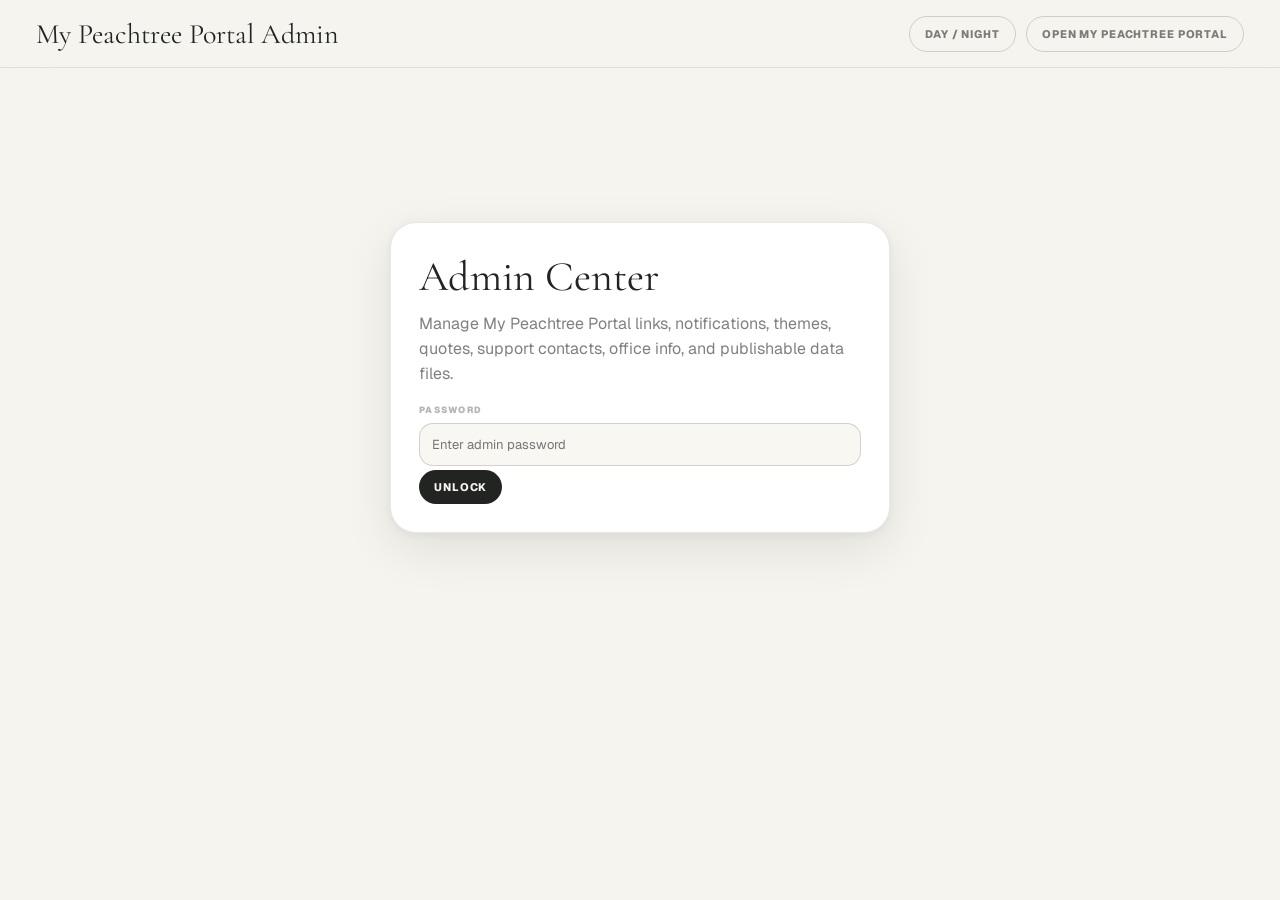
<file: admin.html>
<!DOCTYPE html>
<html lang="en" data-theme="light">
<head>
<meta charset="UTF-8" />
<meta name="viewport" content="width=device-width, initial-scale=1.0" />
<title>Peachtree · My Peachtree Portal Admin</title>
<link rel="preconnect" href="https://fonts.googleapis.com">
<link href="https://fonts.googleapis.com/css2?family=Cormorant+Garamond:wght@400;500;600&family=Geist:wght@300;400;500;600;700&display=swap" rel="stylesheet">
<link rel="stylesheet" href="holiday-themes.css">
<style>
*,*::before,*::after{box-sizing:border-box;margin:0;padding:0}
:root{--black:#000;--iron-ore:#222422;--ivory:#F5F4EF;--white:#fff;--gold:#A27C3D;--danger:#B42318;--green:#16803C;--ease:cubic-bezier(.22,1,.36,1)}
[data-theme="light"]{--bg:var(--ivory);--bg-2:#E9E7DF;--card:#fff;--card-2:#F8F7F2;--text:var(--iron-ore);--muted:rgba(34,36,34,.58);--soft:rgba(34,36,34,.34);--border:rgba(34,36,34,.10);--border-2:rgba(34,36,34,.18);--nav:rgba(245,244,239,.9);--reverse:var(--ivory);--reverse-bg:var(--iron-ore);--shadow:0 16px 50px rgba(0,0,0,.09),0 2px 8px rgba(0,0,0,.05)}
[data-theme="dark"]{--bg:#141614;--bg-2:#0E100E;--card:#1C1E1C;--card-2:#151815;--text:var(--ivory);--muted:rgba(245,244,239,.58);--soft:rgba(245,244,239,.34);--border:rgba(245,244,239,.09);--border-2:rgba(245,244,239,.17);--nav:rgba(14,16,14,.9);--reverse:var(--iron-ore);--reverse-bg:var(--ivory);--shadow:0 16px 50px rgba(0,0,0,.42),0 2px 8px rgba(0,0,0,.22)}
body{font-family:Geist,system-ui,sans-serif;background:var(--bg);color:var(--text);min-height:100svh}button,input,textarea,select{font-family:inherit}.hidden{display:none!important}
nav{position:sticky;top:0;z-index:10;height:68px;background:var(--nav);border-bottom:1px solid var(--border);backdrop-filter:blur(22px);-webkit-backdrop-filter:blur(22px)}.nav-inner{max-width:1480px;height:100%;margin:0 auto;display:flex;align-items:center;justify-content:space-between;padding:0 36px}.brand{font-family:'Cormorant Garamond',serif;font-size:28px}.nav-actions{display:flex;gap:10px;align-items:center}
main{max-width:1480px;margin:0 auto;padding:34px 36px 80px}.gate{max-width:500px;margin:120px auto;background:var(--card);border:1px solid var(--border);box-shadow:var(--shadow);border-radius:26px;padding:28px}.gate h1{font-family:'Cormorant Garamond',serif;font-size:42px;font-weight:400;margin-bottom:10px}.gate p{color:var(--muted);line-height:1.55;margin-bottom:18px}
.btn{appearance:none;border:0;border-radius:999px;padding:10px 15px;font-size:11px;font-weight:800;letter-spacing:.08em;text-transform:uppercase;cursor:pointer;transition:.2s;text-decoration:none;display:inline-flex;align-items:center;justify-content:center;gap:7px}.btn-primary{background:var(--reverse-bg);color:var(--reverse)}.btn-soft{border:1px solid var(--border-2);background:transparent;color:var(--muted)}.btn-danger{background:var(--danger);color:white}.btn:hover{transform:translateY(-1px)}
input,textarea,select{width:100%;border:1px solid var(--border-2);background:var(--card-2);color:var(--text);border-radius:14px;padding:12px;font-size:13px;outline:none}textarea{min-height:104px;resize:vertical}.field{display:grid;gap:7px}.field label{font-size:9px;font-weight:900;letter-spacing:.16em;text-transform:uppercase;color:var(--soft)}
.tabs{display:flex;flex-wrap:wrap;gap:8px;margin:22px 0}.tab{border:1px solid var(--border-2);background:var(--card);color:var(--muted);border-radius:999px;padding:9px 13px;font-size:10px;font-weight:900;letter-spacing:.08em;text-transform:uppercase;cursor:pointer}.tab.active{background:var(--reverse-bg);color:var(--reverse);border-color:var(--reverse-bg)}
.workspace{display:grid;grid-template-columns:360px minmax(0,1fr);gap:18px}.panel{background:var(--card);border:1px solid var(--border);border-radius:24px;box-shadow:var(--shadow);overflow:hidden}.panel-head{padding:18px 20px;border-bottom:1px solid var(--border);display:flex;justify-content:space-between;align-items:center;gap:14px}.panel-title{font-family:'Cormorant Garamond',serif;font-size:28px}.panel-sub{font-size:12px;color:var(--muted);margin-top:3px}.list{max-height:calc(100svh - 250px);overflow:auto;padding:10px}.row{display:flex;gap:12px;align-items:flex-start;padding:12px;border-radius:16px;cursor:pointer;border:1px solid transparent}.row:hover,.row.active{background:var(--bg-2);border-color:var(--border)}.row-ico{font-size:20px;width:28px}.row-main{min-width:0}.row-title{font-weight:700;font-size:13px}.row-sub{font-size:11px;color:var(--muted);line-height:1.4;margin-top:3px;white-space:nowrap;overflow:hidden;text-overflow:ellipsis;max-width:250px}.editor{padding:20px;display:grid;gap:16px}.grid2{display:grid;grid-template-columns:1fr 1fr;gap:13px}.grid3{display:grid;grid-template-columns:1fr 1fr 1fr;gap:13px}.toolbar{display:flex;flex-wrap:wrap;gap:10px;margin-top:4px}.notice{border:1px solid var(--border);background:var(--card-2);border-radius:16px;padding:14px;color:var(--muted);font-size:13px;line-height:1.5}.switch-row{display:flex;align-items:center;gap:10px}.switch-row input{width:auto}.preview-card,.export-box{border:1px solid var(--border);background:linear-gradient(145deg,var(--card),var(--card-2));border-radius:18px;padding:18px}.preview-title,.export-title{font-family:'Cormorant Garamond',serif;font-size:30px;line-height:1.1}.preview-copy,.export-copy{font-size:13px;line-height:1.6;color:var(--muted);margin-top:8px}.section-label{font-size:9px;font-weight:900;letter-spacing:.16em;text-transform:uppercase;color:var(--soft);margin-top:6px}.status-list{display:grid;gap:8px}.status-item{display:flex;justify-content:space-between;gap:12px;border:1px solid var(--border);border-radius:14px;padding:10px;font-size:12px}.ok{color:var(--green)}.bad{color:var(--danger)}.theme-card{border:1px solid var(--border);border-radius:18px;padding:18px;background:var(--card-2)}.toast{position:fixed;left:50%;bottom:22px;transform:translateX(-50%) translateY(20px);z-index:999;background:var(--reverse-bg);color:var(--reverse);padding:12px 17px;border-radius:999px;font-size:12px;font-weight:700;opacity:0;pointer-events:none;transition:.25s}.toast.show{opacity:1;transform:translateX(-50%) translateY(0)}
@media(max-width:900px){.nav-inner,main{padding-left:18px;padding-right:18px}.workspace{grid-template-columns:1fr}.grid2,.grid3{grid-template-columns:1fr}.list{max-height:none}.brand{font-size:24px}}

/* ═══ Guided Admin Workflow ═══ */
.dashboard-grid{
  display:grid;
  grid-template-columns:repeat(2,minmax(0,1fr));
  gap:14px;
}
.dash-card{
  border:1px solid var(--border);
  background:linear-gradient(145deg,var(--card),var(--card-2));
  border-radius:20px;
  padding:18px;
  cursor:pointer;
  transition:.22s var(--ease);
  min-height:150px;
  display:flex;
  flex-direction:column;
  justify-content:space-between;
}
.dash-card:hover{
  transform:translateY(-2px);
  border-color:var(--border-2);
  box-shadow:var(--shadow);
}
.dash-icon{font-size:26px;margin-bottom:10px}
.dash-title{font-family:'Cormorant Garamond',serif;font-size:30px;line-height:1.05}
.dash-copy{font-size:13px;line-height:1.5;color:var(--muted);margin-top:8px}
.dash-file{
  margin-top:14px;
  width:max-content;
  max-width:100%;
  border:1px solid var(--border-2);
  border-radius:999px;
  padding:6px 10px;
  font-size:9px;
  font-weight:900;
  letter-spacing:.1em;
  text-transform:uppercase;
  color:var(--soft);
}
.publish-note{
  border:1px solid var(--border);
  background:var(--card-2);
  border-radius:18px;
  padding:14px;
  font-size:13px;
  line-height:1.55;
  color:var(--muted);
}
.publish-note strong{color:var(--text)}
.validation-list{
  display:grid;
  gap:8px;
  margin-top:10px;
}
.validation-item{
  border:1px solid var(--border);
  border-radius:12px;
  padding:10px;
  font-size:12px;
  color:var(--muted);
}
.validation-item.bad{
  border-color:rgba(180,35,24,.35);
  background:rgba(180,35,24,.07);
}
.validation-item.ok{
  border-color:rgba(22,128,60,.28);
  background:rgba(22,128,60,.07);
}
.export-main-btn{
  min-width:180px;
}
@media(max-width:900px){
  .dashboard-grid{grid-template-columns:1fr}
}


/* ═══ Smooth Admin UX Fixes ═══ */
.tabs{
  position:sticky;
  top:68px;
  z-index:8;
  background:var(--bg);
  padding:10px 0 12px;
  margin:16px 0 18px!important;
  border-bottom:1px solid var(--border);
}
.tab{
  min-height:38px;
  display:inline-flex;
  align-items:center;
  justify-content:center;
  white-space:nowrap;
  user-select:none;
}
.tab:focus-visible,
.btn:focus-visible,
.row:focus-visible{
  outline:2px solid var(--gold);
  outline-offset:2px;
}
.panel-head{
  align-items:flex-start;
}
.panel-head .toolbar{
  margin-top:0;
  justify-content:flex-end;
}
#editorSub,
#listSub{
  max-width:740px;
}
.unsaved-pill{
  display:inline-flex;
  align-items:center;
  gap:6px;
  border:1px solid var(--border-2);
  border-radius:999px;
  padding:5px 9px;
  font-size:9px;
  font-weight:900;
  letter-spacing:.1em;
  text-transform:uppercase;
  color:var(--soft);
}
.unsaved-pill.dirty{
  color:var(--gold);
  background:rgba(162,124,61,.08);
}
.notice strong,
.publish-note strong{
  color:var(--text);
}
@media(max-width:900px){
  .tabs{
    top:0;
    overflow-x:auto;
    flex-wrap:nowrap;
    scrollbar-width:none;
    margin-left:-18px!important;
    margin-right:-18px!important;
    padding-left:18px;
    padding-right:18px;
  }
  .tabs::-webkit-scrollbar{display:none}
  .tab{
    flex:0 0 auto;
    font-size:9px;
    padding:9px 12px;
  }
  .panel-head{
    flex-direction:column;
  }
  .panel-head .toolbar{
    width:100%;
    justify-content:flex-start;
  }
  .panel-head .toolbar .btn{
    flex:1 1 auto;
  }
}


/* ═══ Drag-and-drop reorder for Admin lists ═══ */
.row{
  position:relative;
}
.row[draggable="true"]{
  cursor:grab;
}
.row.dragging{
  opacity:.42;
  transform:scale(.985);
}
.row.drag-over{
  border-color:var(--gold);
  background:rgba(162,124,61,.09);
}
.drag-handle{
  width:26px;
  height:26px;
  border:1px solid var(--border-2);
  border-radius:9px;
  display:inline-flex;
  align-items:center;
  justify-content:center;
  font-size:14px;
  color:var(--soft);
  flex:0 0 auto;
  cursor:grab;
  user-select:none;
}
.row:hover .drag-handle{
  color:var(--text);
  border-color:var(--border-2);
}
.reorder-help{
  border:1px solid var(--border);
  background:var(--card-2);
  border-radius:14px;
  padding:11px 12px;
  margin:10px;
  font-size:12px;
  line-height:1.45;
  color:var(--muted);
}
@media(max-width:900px){
  .drag-handle{
    width:30px;
    height:30px;
  }
}

</style>
</head>
<body data-season="default">
<nav><div class="nav-inner"><div class="brand">My Peachtree Portal Admin</div><div class="nav-actions"><button class="btn btn-soft" onclick="toggleTheme()">Day / Night</button><a class="btn btn-soft" href="index.html">Open My Peachtree Portal</a></div></div></nav>
<main>
  <section class="gate" id="gate">
    <h1>Admin Center</h1>
    <p>Manage My Peachtree Portal links, notifications, themes, quotes, support contacts, office info, and publishable data files.</p>
    <div class="field"><label>Password</label><input id="password" type="password" placeholder="Enter admin password" onkeydown="if(event.key==='Enter')unlock()"></div>
    <div class="toolbar"><button class="btn btn-primary" onclick="unlock()">Unlock</button></div>
    <p id="gateErr" class="bad hidden" style="margin-top:12px">Incorrect password.</p>
  </section>
  <section id="app" style="display:none">
    <div class="tabs" id="tabs"></div>
    <div class="workspace">
      <aside class="panel"><div class="panel-head"><div><div class="panel-title" id="listTitle"></div><div class="panel-sub" id="listSub"></div></div><button class="btn btn-soft" id="addBtn" onclick="addItem()">Add</button></div><div class="list" id="list"></div></aside>
      <section class="panel"><div class="panel-head"><div><div class="panel-title" id="editorTitle"></div><div class="panel-sub" id="editorSub"></div></div><div class="toolbar"><button class="btn btn-primary export-main-btn" id="exportPageBtn" onclick="exportCurrentFile()">Export This Page</button><button class="btn btn-soft" onclick="renderCurrent()">Refresh</button></div></div><div class="editor" id="editor"></div></section>
    </div>
  </section>
</main>
<div class="toast" id="toast"></div>
<script src="resources.js"></script>
<script src="inspirations.js"></script>
<script src="notifications.js"></script>
<script src="links.js"></script>
<script src="whats-new.js"></script>
<script src="offices.js"></script>
<script src="support.js"></script>
<script src="holiday-effects.js" defer></script>
<script>

window.addEventListener('error', function(e){
  try{
    const gateErr=document.getElementById('gateErr');
    if(gateErr && document.getElementById('app')?.style.display==='none'){
      gateErr.textContent='Admin script error: '+(e.message||'Unknown error');
      gateErr.classList.remove('hidden');
    }
    console.error('My Peachtree Portal Admin error:', e.message, e.error);
  }catch(_){}
});

const ADMIN_PASSWORD='peachtree2026';
const LS_THEME='ptc_theme_v2';
const TABS=[
  ['home','Admin Home'],
  ['site','Homepage'],
  ['notifications','Notifications'],
  ['links','Advisor Tiles'],
  ['inspirations','Quotes'],
  ['offices','Office Details'],
  ['support','Support Concierge'],
  ['requests','Request Buttons'],
  ['resources','Resources'],
  ['status','Test Links'],
  ['export','Export / Publish']
];
let DATA={
  SITE_CONFIG:structuredClone(typeof SITE_CONFIG==='object'?SITE_CONFIG:{}),
  NOTIFICATIONS:structuredClone(Array.isArray(NOTIFICATIONS)?NOTIFICATIONS:[]),
  QUICK_LINKS:structuredClone(Array.isArray(QUICK_LINKS)?QUICK_LINKS:[]),
  RESOURCES:structuredClone(Array.isArray(RESOURCES)?RESOURCES:[]),
  INSPIRATION_QUOTES:structuredClone(typeof INSPIRATION_QUOTES!=='undefined'&&Array.isArray(INSPIRATION_QUOTES)?INSPIRATION_QUOTES:[]),
  WHATS_NEW:structuredClone(typeof WHATS_NEW!=='undefined'&&Array.isArray(WHATS_NEW)?WHATS_NEW:[]),
  OFFICE_INFO:structuredClone(typeof OFFICE_INFO==='object'?OFFICE_INFO:{locations:[]}),
  SUPPORT_CONTACTS:structuredClone(typeof SUPPORT_CONTACTS!=='undefined'&&Array.isArray(SUPPORT_CONTACTS)?SUPPORT_CONTACTS:[]),
  REQUEST_TYPES:structuredClone(typeof REQUEST_TYPES!=='undefined'&&Array.isArray(REQUEST_TYPES)?REQUEST_TYPES:[])
};
DATA.SITE_CONFIG.activeTheme=DATA.SITE_CONFIG.activeTheme||'default';
DATA.SITE_CONFIG.versionNote=DATA.SITE_CONFIG.versionNote||'';
let tab='home';
let selected=0;
let draggedIndex=null;
function $(id){return document.getElementById(id)}
function safe(s){return String(s||'').replace(/[&<>'"]/g,c=>({'&':'&amp;','<':'&lt;','>':'&gt;',"'":'&#39;','"':'&quot;'}[c]))}
function initTheme(){applyTheme(localStorage.getItem(LS_THEME)||'light')}
function applyTheme(t){document.documentElement.setAttribute('data-theme',t);localStorage.setItem(LS_THEME,t)}
function toggleTheme(){applyTheme(document.documentElement.getAttribute('data-theme')==='light'?'dark':'light')}
function unlock(){if($('password').value===ADMIN_PASSWORD){$('gate').classList.add('hidden');$('app').style.display='block';renderTabs();renderCurrent();showToast('Admin unlocked')}else{$('gateErr').classList.remove('hidden');$('password').value='';$('password').focus()}}
function renderTabs(){const wrap=$('tabs');wrap.innerHTML='';TABS.forEach(([key,label])=>{const b=document.createElement('button');b.className='tab'+(key===tab?' active':'');b.textContent=label;b.onclick=()=>setTab(key);wrap.appendChild(b)})}
function setTab(t){
  tab=t;
  selected=0;
  renderTabs();
  renderCurrent();
  showToast(pageLabel(t)+' opened');
}
function arr(){if(tab==='notifications')return DATA.NOTIFICATIONS;if(tab==='links')return DATA.QUICK_LINKS;if(tab==='resources')return DATA.RESOURCES;if(tab==='whatsnew')return DATA.WHATS_NEW;if(tab==='inspirations')return DATA.INSPIRATION_QUOTES;if(tab==='offices')return DATA.OFFICE_INFO.locations||(DATA.OFFICE_INFO.locations=[]);if(tab==='support')return DATA.SUPPORT_CONTACTS;if(tab==='requests')return DATA.REQUEST_TYPES;return []}
function iconForTab(){return {notifications:'📣',links:'🔗',resources:'📄',whatsnew:'✨',inspirations:'“',offices:'📍',support:'🛟',requests:'✉️'}[tab]||'⚙️'}
function titleForTab(){return {notifications:'Notifications',links:'Advisor Links',resources:'Resources',whatsnew:"What’s New",inspirations:'Inspirations',offices:'Office Info',support:'Support Contacts',requests:'Support Requests'}[tab]||'Editor'}

function fileForTab(t=tab){
  if(t==='site'||t==='resources')return 'resources.js';
  if(t==='notifications')return 'notifications.js';
  if(t==='links')return 'links.js';
  if(t==='inspirations')return 'inspirations.js';
  if(t==='offices')return 'offices.js';
  if(t==='support'||t==='requests')return 'support.js';
  if(t==='whatsnew')return 'whats-new.js';
  return 'resources.js';
}
function contentForFile(file){
  const headers={
    'resources.js':'/* My Peachtree Portal main resource data. Notifications are in notifications.js. Advisor links are in links.js. Inspirations are in inspirations.js. */\\n\\n',
    'inspirations.js':'/* My Peachtree Portal inspirations. Edit this file for the Inspiration of the Day card. */\\n\\n',
    'notifications.js':'/* My Peachtree Portal notifications. Edit this file for homepage notification cards. */\\n\\n',
    'links.js':'/* My Peachtree Portal advisor links. Edit this file for main homepage link cards. */\\n\\n',
    'whats-new.js':'/* My Peachtree Portal What’s New updates. Edit this file for the What’s New in My Peachtree Portal section. */\\n\\n',
    'offices.js':'/* My Peachtree Portal office information. Edit this file for office hours, addresses, and map links. */\\n\\n',
    'support.js':'/* My Peachtree Portal support contacts and request templates. Edit this file for Support Concierge. */\\n\\n'
  };
  if(file==='resources.js')return headers[file]+'let SITE_CONFIG = '+JSON.stringify(DATA.SITE_CONFIG,null,2)+';\\n\\nlet RESOURCES = '+JSON.stringify(DATA.RESOURCES,null,2)+';\\n';
  if(file==='inspirations.js')return headers[file]+'let INSPIRATION_QUOTES = '+JSON.stringify(DATA.INSPIRATION_QUOTES,null,2)+';\\n';
  if(file==='notifications.js')return headers[file]+'let NOTIFICATIONS = '+JSON.stringify(DATA.NOTIFICATIONS,null,2)+';\\n';
  if(file==='links.js')return headers[file]+'let QUICK_LINKS = '+JSON.stringify(DATA.QUICK_LINKS,null,2)+';\\n';
  if(file==='whats-new.js')return headers[file]+'let WHATS_NEW = '+JSON.stringify(DATA.WHATS_NEW,null,2)+';\\n';
  if(file==='offices.js')return headers[file]+'let OFFICE_INFO = '+JSON.stringify(DATA.OFFICE_INFO,null,2)+';\\n';
  if(file==='support.js')return headers[file]+'let SUPPORT_CONTACTS = '+JSON.stringify(DATA.SUPPORT_CONTACTS,null,2)+';\\n\\nlet REQUEST_TYPES = '+JSON.stringify(DATA.REQUEST_TYPES,null,2)+';\\n';
  return '';
}
function sectionFileNote(){return 'Current section modifies: '+fileForTab();}

function pageLabel(t=tab){
  return {
    home:'Admin Home',
    site:'Homepage + Theme',
    notifications:'Notifications',
    links:'Advisor Link Tiles',
    inspirations:'Motivational Quotes',
    offices:'Office Details',
    support:'Support Concierge',
    requests:'Support Request Buttons',
    resources:'Resource Cards',
    status:'Test Links',
    export:'Export / Publish'
  }[t]||'Current Page';
}
function pageAction(t=tab){
  return {
    site:'change the theme or homepage wording',
    notifications:'add or update homepage notifications',
    links:'add or update advisor link tiles',
    inspirations:'add or update motivational quotes',
    offices:'update office hours, addresses, or map links',
    support:'update Support Concierge contacts and email templates',
    requests:'update common support request buttons',
    resources:'update resource cards',
    status:'test links before publishing',
    export:'download a file for GitHub'
  }[t]||'make updates';
}
function exportLabel(t=tab){
  return 'Export '+pageLabel(t);
}
function setExportButton(){
  const btn=$('exportPageBtn');
  if(!btn)return;
  const hide=(tab==='home'||tab==='status'||tab==='export');
  btn.style.display=hide?'none':'inline-flex';
  btn.classList.toggle('hidden',hide);
  if(!hide)btn.textContent=exportLabel();
}
function githubInstructions(file){
  return `<div class="publish-note"><strong>After download:</strong><br>1. Go to GitHub.<br>2. Open the My Peachtree Portal website repo.<br>3. Replace <strong>${file}</strong> with the downloaded file.<br>4. Commit changes.<br>5. Refresh My Peachtree Portal and test the page.</div>`;
}
function dashboardCards(){
  return [
    ['notifications','📣','Notifications','Meeting notices, online links, directions, and expiration dates.'],
    ['links','🔗','Advisor Link Tiles','Change portal links, tile names, descriptions, folders, and reports.'],
    ['support','🛟','Support Concierge','Change support contacts, recipients, subjects, and email body templates.'],
    ['offices','📍','Office Details','Change office hours, addresses, and Apple Maps links.'],
    ['inspirations','“','Motivational Quotes','Add, edit, or remove quotes shown on the homepage.'],
    ['site','🎨','Homepage + Theme','Switch Normal, Christmas, or Halloween and update homepage copy.'],
    ['resources','📄','Update Resource Cards','Edit resource cards if you use the resource area in this My Peachtree Portal build.'],
    ['status','✅','Test Links','Check links before publishing changes.']
  ];
}
function renderHome(){
  $('listTitle').textContent='Admin Home';
  $('listSub').textContent='Choose what you need to update';
  $('addBtn').style.display='none';
  $('list').innerHTML='<div class="notice">Start here. Pick the page you need to update. The portal will tell you which single file to export and replace in GitHub.</div>';
  $('editorTitle').textContent='What are you trying to update?';
  $('editorSub').textContent='No coding needed. Choose a page below. Top buttons now open instantly.';
  $('editor').innerHTML=`<div class="dashboard-grid">${dashboardCards().map(([key,icon,title,copy])=>`<article class="dash-card" onclick="setTab('${key}')"><div><div class="dash-icon">${icon}</div><div class="dash-title">${title}</div><div class="dash-copy">${copy}</div></div><div class="dash-file">Exports ${fileForTab(key)}</div></article>`).join('')}</div><div class="publish-note"><strong>Simple workflow:</strong><br>1. Pick what you need to update.<br>2. Make the change.<br>3. Click <strong>Export This Page</strong>.<br>4. Replace only the downloaded file in GitHub.</div>`;
}


function renderCurrent(){
  if(tab==='home'){renderHome();setExportButton();return}
  if(tab==='site'){renderSite();setExportButton();return}
  if(tab==='status'){renderStatus();setExportButton();return}
  if(tab==='export'){renderExport();setExportButton();return}
  renderList();
  renderEditor();
  setExportButton();
}

function canDragCurrentTab(){
  return !['home','site','status','export'].includes(tab) && Array.isArray(arr()) && arr().length>1;
}
function reorderItems(from,to){
  const a=arr();
  if(from===null||to===null||from===to||from<0||to<0||from>=a.length||to>=a.length)return;
  const [item]=a.splice(from,1);
  a.splice(to,0,item);
  selected=to;
  renderCurrent();
  showToast(pageLabel()+' reordered. Export this page when finished.');
}
function rowDragStart(e,i){
  draggedIndex=i;
  e.currentTarget.classList.add('dragging');
  e.dataTransfer.effectAllowed='move';
  e.dataTransfer.setData('text/plain',String(i));
}
function rowDragOver(e,i){
  if(draggedIndex===null)return;
  e.preventDefault();
  e.currentTarget.classList.add('drag-over');
  e.dataTransfer.dropEffect='move';
}
function rowDragLeave(e){
  e.currentTarget.classList.remove('drag-over');
}
function rowDrop(e,i){
  e.preventDefault();
  e.currentTarget.classList.remove('drag-over');
  const from=draggedIndex!==null?draggedIndex:Number(e.dataTransfer.getData('text/plain'));
  draggedIndex=null;
  reorderItems(from,i);
}
function rowDragEnd(e){
  draggedIndex=null;
  document.querySelectorAll('.row.dragging,.row.drag-over').forEach(r=>r.classList.remove('dragging','drag-over'));
}

function renderList(){
  const list=$('list');if(!list)return;
  $('listTitle').textContent=titleForTab();
  $('listSub').textContent=arr().length+' item'+(arr().length===1?'':'s')+' · Exports '+fileForTab();
  $('addBtn').style.display='';
  list.innerHTML='';
  const dragEnabled=canDragCurrentTab();
  if(dragEnabled){
    const help=document.createElement('div');
    help.className='reorder-help';
    help.innerHTML='<strong>Reorder:</strong> drag the handle ↕ to move items. Then click <strong>Export This Page</strong>.';
    list.appendChild(help);
  }
  arr().forEach((item,i)=>{
    const row=document.createElement('div');
    row.className='row'+(i===selected?' active':'');
    row.draggable=dragEnabled;
    if(dragEnabled){
      row.ondragstart=e=>rowDragStart(e,i);
      row.ondragover=e=>rowDragOver(e,i);
      row.ondragleave=rowDragLeave;
      row.ondrop=e=>rowDrop(e,i);
      row.ondragend=rowDragEnd;
    }
    row.onclick=e=>{
      if(e.target.closest('.drag-handle'))return;
      selected=i;
      renderCurrent();
    };
    row.tabIndex=0;
    row.onkeydown=e=>{
      if(e.key==='Enter'||e.key===' '){
        e.preventDefault();
        selected=i;
        renderCurrent();
      }
    };
    row.innerHTML=`${dragEnabled?'<div class="drag-handle" title="Drag to reorder">↕</div>':''}<div class="row-ico">${safe(item.icon||iconForTab())}</div><div class="row-main"><div class="row-title">${safe(item.title||item.label||item.name||item.quote||'Untitled')}</div><div class="row-sub">${safe(item.message||item.desc||item.address||item.author||item.type||item.email||'')}</div></div>`;
    list.appendChild(row);
  });
  if(!arr().length)list.innerHTML='<div class="notice">No items yet. Click Add to create one.</div>';
}
function renderEditor(){const currentArr=arr();if(selected>=currentArr.length)selected=Math.max(0,currentArr.length-1);const item=currentArr[selected];$('editorTitle').textContent=item?(item.title||item.label||item.name||item.quote||'Untitled'):'Editor';$('editorSub').textContent='You are editing '+pageLabel()+'. Export only '+fileForTab()+' when finished.';if(!item){$('editor').innerHTML='<div class="notice">Choose or add an item first.</div>';return}if(tab==='notifications')return renderNotificationEditor(item);if(tab==='links')return renderLinkEditor(item);if(tab==='resources')return renderResourceEditor(item);if(tab==='whatsnew')return renderWhatsNewEditor(item);if(tab==='inspirations')return renderInspirationEditor(item);if(tab==='offices')return renderOfficeEditor(item);if(tab==='support')return renderSupportEditor(item);if(tab==='requests')return renderRequestEditor(item)}
function inputField(id,label,value,type='text'){return `<div class="field"><label>${label}</label><input id="${id}" type="${type}" value="${safe(value)}"></div>`}
function areaField(id,label,value){return `<div class="field"><label>${label}</label><textarea id="${id}">${safe(value)}</textarea></div>`}
function selectField(id,label,value,opts){return `<div class="field"><label>${label}</label><select id="${id}">${opts.map(o=>`<option value="${safe(o[0])}" ${o[0]===value?'selected':''}>${safe(o[1])}</option>`).join('')}</select></div>`}
function renderSite(){selected=0;$('listTitle').textContent='Homepage + Theme';$('listSub').textContent='Theme, banner, and homepage wording · Exports resources.js';$('addBtn').style.display='none';$('list').innerHTML='<div class="notice">Control the live theme, homepage wording, banner, and version note. Theme changes export inside resources.js.</div>';$('editorTitle').textContent='Homepage + Theme';$('editorSub').textContent='Change theme, banner, and homepage copy. Export only resources.js when finished.';const c=DATA.SITE_CONFIG;$('editor').innerHTML=`<div class="grid2">${inputField('cSiteName','Site Name',c.siteName||'My Peachtree Portal')}${inputField('cNavLabel','Nav Label',c.navLabel||'My Peachtree Portal')}</div>${selectField('cActiveTheme','Active Theme',c.activeTheme||'default',[['default','Normal Portal'],['christmas','Christmas Theme'],['halloween','Halloween Theme']])}<div class="toolbar"><button class="btn btn-soft" onclick="previewTheme('default')">Preview Normal</button><button class="btn btn-soft" onclick="previewTheme('christmas')">Preview Christmas</button><button class="btn btn-soft" onclick="previewTheme('halloween')">Preview Halloween</button></div><div class="theme-card">Preview changes only affect this Admin screen until you export and upload the files.</div>${inputField('cEyebrow','Hero Eyebrow',c.eyebrow||'Advisor tools, resources, support, and company updates')}<div class="grid2">${inputField('cHeroTitle','Hero Title First Line',c.heroTitle||'My Peachtree Portal')}${inputField('cHeroItalic','Hero Title Italic Line',c.heroItalic||'')}</div>${areaField('cHeroDescription','Hero Description',c.heroDescription||'')}${areaField('cAnnouncementText','Slim Banner Text',c.announcementText||'')}<div class="field"><label>Slim Banner Active</label><div class="switch-row"><input id="cAnnouncementActive" type="checkbox" ${c.announcementActive?'checked':''}> <span>Show slim banner above notifications</span></div></div>${areaField('cVersionNote','Version Note / Change Summary',c.versionNote||'')}<div class="toolbar"><button class="btn btn-primary" onclick="commitSite();showToast('Site settings saved in editor')">Save Site Settings</button><button class="btn btn-soft" onclick="exportCurrentFile()">Export Homepage + Theme</button></div>${githubInstructions('resources.js')}`}
function previewTheme(theme){$('cActiveTheme').value=theme;document.body.dataset.season=theme;if(window.PortalHoliday&&typeof window.PortalHoliday.setSeason==='function')window.PortalHoliday.setSeason(theme);showToast('Previewing '+theme)}
function commitSite(){if(!$('cSiteName'))return;const c=DATA.SITE_CONFIG;c.siteName=$('cSiteName').value;c.navLabel=$('cNavLabel').value;c.activeTheme=$('cActiveTheme').value;c.eyebrow=$('cEyebrow').value;c.heroTitle=$('cHeroTitle').value;c.heroItalic=$('cHeroItalic').value;c.heroDescription=$('cHeroDescription').value;c.announcementText=$('cAnnouncementText').value;c.announcementActive=$('cAnnouncementActive').checked;c.versionNote=$('cVersionNote').value}

function safeCommit(show=true){
  try{
    commit();
    if(show)showToast(pageLabel()+' saved in admin');
    return true;
  }catch(e){
    console.error(e);
    showToast('Could not save. Check the highlighted fields or JSON.');
    return false;
  }
}

function activeBox(id,checked,label='Active'){return `<div class="field"><label>${label}</label><div class="switch-row"><input id="${id}" type="checkbox" ${checked!==false?'checked':''}> <span>${label}</span></div></div>`}
function renderNotificationEditor(n){$('editor').innerHTML=`<div class="grid2">${inputField('nTitle','Title',n.title)}${selectField('nPriority','Priority',n.priority||'normal',[['high','High'],['normal','Normal'],['low','Low']])}</div>${areaField('nMessage','Message',n.message)}<div class="grid3">${inputField('nDate','Display Date',n.date||'')}${inputField('nTime','Display Time',n.time||'')}${inputField('nLocation','Display Location',n.location||'')}</div><div class="grid2">${inputField('nStartDate','Start Date',n.startDate||'','date')}${inputField('nEndDate','End Date / Expiration',n.endDate||n.expires||'','date')}</div><div class="grid2">${inputField('nLinkText','Online Button Text',n.linkText||'Online Link')}${inputField('nUrl','Online Link',n.url)}</div><div class="grid2">${inputField('nSecondText','Directions Button Text',n.secondaryLinkText||'Directions')}${inputField('nSecondUrl','Directions Link',n.secondaryUrl||'')}</div>${activeBox('nActive',n.active,'Show Notification')}<div class="toolbar"><button class="btn btn-primary" onclick="safeCommit()">Save</button><button class="btn btn-soft" onclick="exportCurrentFile()">Export Notifications</button><button class="btn btn-soft" onclick="moveItem(-1)">Move Up</button><button class="btn btn-soft" onclick="moveItem(1)">Move Down</button><button class="btn btn-danger" onclick="deleteItem()">Delete</button></div>`}
function renderLinkEditor(l){$('editor').innerHTML=`<div class="grid3">${inputField('lIcon','Icon',l.icon||'🔗')}${inputField('lType','Gray Text / Type',l.type||'Link')}${inputField('lSection','Section',l.section||'Core Tools')}</div>${inputField('lLabel','Card Name',l.label)}${areaField('lDesc','Description',l.desc||'')}${inputField('lUrl','URL',l.url||'')}<div class="grid3">${activeBox('lNew',l.isNew,'New Badge Hidden')}${activeBox('lFeatured',l.featured,'Featured Hidden')}${activeBox('lLoginAssist',l.loginAssist,'Login Assist')}</div>${areaField('lLoginHint','Login Hint / Credentials',l.loginHint||'')}<div class="grid2">${inputField('lLoginUsername','Login Username',l.loginUsername||'')}${inputField('lLoginPassword','Login Password',l.loginPassword||'')}</div><div class="toolbar"><button class="btn btn-primary" onclick="safeCommit()">Save</button><button class="btn btn-soft" onclick="exportCurrentFile()">Export Advisor Links</button><button class="btn btn-soft" onclick="moveItem(-1)">Move Up</button><button class="btn btn-soft" onclick="moveItem(1)">Move Down</button><button class="btn btn-soft" onclick="pinToTop()">Pin to Top</button><button class="btn btn-soft" onclick="testSingleLink()">Test Link</button><button class="btn btn-danger" onclick="deleteItem()">Delete</button></div>`}
function renderResourceEditor(r){$('editor').innerHTML=`<div class="grid3">${inputField('rIcon','Icon',r.icon||'📄')}${inputField('rType','Type',r.type||'Guide')}${inputField('rSection','Section',r.section||'Resource Library')}</div>${inputField('rLabel','Label',r.label)}${areaField('rDesc','Description',r.desc||'')}${inputField('rUrl','URL',r.url||'')} ${activeBox('rNew',r.isNew,'New Badge Hidden')}${areaField('rChildren','Children JSON',JSON.stringify(r.children||[],null,2))}<div class="toolbar"><button class="btn btn-primary" onclick="safeCommit()">Save</button><button class="btn btn-soft" onclick="exportCurrentFile()">Export Resources</button><button class="btn btn-soft" onclick="moveItem(-1)">Move Up</button><button class="btn btn-soft" onclick="moveItem(1)">Move Down</button><button class="btn btn-danger" onclick="deleteItem()">Delete</button></div>`}
function renderWhatsNewEditor(w){$('editor').innerHTML=`<div class="grid3">${inputField('wDate','Date / Label',w.date||'')}${inputField('wTag','Tag',w.tag||'My Peachtree Portal')}${activeBox('wActive',w.active,'Show Update')}</div>${inputField('wTitle','Title',w.title||'')}${areaField('wMessage','Message',w.message||'')}<div class="toolbar"><button class="btn btn-primary" onclick="safeCommit()">Save</button><button class="btn btn-soft" onclick="exportCurrentFile()">Export What’s New</button><button class="btn btn-soft" onclick="moveItem(-1)">Move Up</button><button class="btn btn-soft" onclick="moveItem(1)">Move Down</button><button class="btn btn-danger" onclick="deleteItem()">Delete</button></div>`}
function renderInspirationEditor(q){$('editor').innerHTML=`${inputField('qTitle','Card Title',q.title||'Inspiration of the Day')}${areaField('qQuote','Quote',q.quote||'')}${inputField('qAuthor','Author',q.author||'')}<div class="toolbar"><button class="btn btn-primary" onclick="safeCommit()">Save</button><button class="btn btn-soft" onclick="exportCurrentFile()">Export Quotes</button><button class="btn btn-soft" onclick="moveItem(-1)">Move Up</button><button class="btn btn-soft" onclick="moveItem(1)">Move Down</button><button class="btn btn-danger" onclick="deleteItem()">Delete</button></div>`}
function renderOfficeEditor(o){$('editorTitle').textContent=o.name||'Office';$('editorSub').textContent='Edit one office location. Hours are managed below.';$('editor').innerHTML=`<div class="grid2">${inputField('oIcon','Icon',o.icon||'📍')}${inputField('oEyebrow','Eyebrow',o.eyebrow||'Market Center')}</div>${inputField('oName','Office Name',o.name||'')}${areaField('oAddress','Address',o.address||'')}${inputField('oMapsUrl','Apple Maps Link',o.mapsUrl||'')}${inputField('oActionText','Button Text',o.actionText||'Open in Apple Maps')}<div class="preview-card"><div class="section-label">Office Section Settings</div><div class="grid2" style="margin-top:12px">${inputField('officeTitle','Section Title',DATA.OFFICE_INFO.sectionTitle||'Office Details')}${inputField('officeHours','Office Hours',DATA.OFFICE_INFO.hours||'Monday–Friday · 9:00 AM–5:00 PM')}</div>${areaField('officeCopy','Section Copy',DATA.OFFICE_INFO.copy||'')}</div><div class="toolbar"><button class="btn btn-primary" onclick="safeCommit()">Save</button><button class="btn btn-soft" onclick="exportCurrentFile()">Export Office Details</button><button class="btn btn-soft" onclick="moveItem(-1)">Move Up</button><button class="btn btn-soft" onclick="moveItem(1)">Move Down</button><button class="btn btn-danger" onclick="deleteItem()">Delete</button></div>`}
function renderSupportEditor(s){$('editor').innerHTML=`<div class="grid3">${inputField('sKey','Key',s.key||'')}${inputField('sIcon','Icon',s.icon||'🛟')}${inputField('sPerson','Person / Team',s.person||'')}</div>${inputField('sTitle','Title',s.title||'')}${selectField('sAction','Card Action',s.action||'email',[['email','Open Email'],['info','Open Info / Advice Modal']])}${inputField('sEmail','Email(s)',s.email||'')}${inputField('sSubject','Subject Line',s.subject||'')}${areaField('sDesc','Description',s.desc||'')}${areaField('sBody','Email Body Template',s.body||'')}${inputField('sInfoTitle','Info Modal Title',s.infoTitle||'')}${areaField('sInfoBody','Info Modal Body / Advisor Advice',s.infoBody||'')}<div class="notice">This section modifies <strong>support.js</strong>. Email cards open Outlook. Info cards open a guidance popup instead.</div><div class="toolbar"><button class="btn btn-primary" onclick="safeCommit()">Save</button><button class="btn btn-soft" onclick="exportCurrentFile()">Export Support Concierge</button><button class="btn btn-soft" onclick="moveItem(-1)">Move Up</button><button class="btn btn-soft" onclick="moveItem(1)">Move Down</button><button class="btn btn-danger" onclick="deleteItem()">Delete</button></div>`}
function renderRequestEditor(r){$('editor').innerHTML=`${inputField('reqLabel','Button Label',r.label||'')}${inputField('reqTo','To Email(s)',r.to||'')}${inputField('reqSubject','Subject',r.subject||'')}${inputField('reqHint','Hint Text',r.hint||'')}<div class="toolbar"><button class="btn btn-primary" onclick="safeCommit()">Save</button><button class="btn btn-soft" onclick="exportCurrentFile()">Export Support Requests</button><button class="btn btn-soft" onclick="moveItem(-1)">Move Up</button><button class="btn btn-soft" onclick="moveItem(1)">Move Down</button><button class="btn btn-danger" onclick="deleteItem()">Delete</button></div>`}
function commit(){if(tab==='site')return commitSite();const item=arr()[selected];if(!item)return;if(tab==='notifications'&&$('nTitle')){item.title=$('nTitle').value;item.priority=$('nPriority').value;item.message=$('nMessage').value;item.date=$('nDate').value;item.time=$('nTime').value;item.location=$('nLocation').value;item.startDate=$('nStartDate').value;item.endDate=$('nEndDate').value;item.expires=$('nEndDate').value;item.linkText=$('nLinkText').value;item.url=$('nUrl').value;item.secondaryLinkText=$('nSecondText').value;item.secondaryUrl=$('nSecondUrl').value;item.active=$('nActive').checked}
if(tab==='links'&&$('lLabel')){item.icon=$('lIcon').value;item.type=$('lType').value;item.section=$('lSection').value;item.label=$('lLabel').value;item.desc=$('lDesc').value;item.url=$('lUrl').value;item.isNew=$('lNew').checked;item.featured=$('lFeatured')?.checked||false;item.loginAssist=$('lLoginAssist').checked;item.loginHint=$('lLoginHint').value;item.loginUsername=$('lLoginUsername')?.value||'';item.loginPassword=$('lLoginPassword')?.value||''}
if(tab==='resources'&&$('rLabel')){item.icon=$('rIcon').value;item.type=$('rType').value;item.section=$('rSection').value;item.label=$('rLabel').value;item.desc=$('rDesc').value;item.url=$('rUrl').value;item.isNew=$('rNew').checked;try{item.children=JSON.parse($('rChildren').value||'[]')}catch(e){showToast('Children JSON is not valid');throw e}}
if(tab==='whatsnew'&&$('wTitle')){item.date=$('wDate').value;item.tag=$('wTag').value;item.title=$('wTitle').value;item.message=$('wMessage').value;item.active=$('wActive').checked}
if(tab==='inspirations'&&$('qQuote')){item.title=$('qTitle').value;item.quote=$('qQuote').value;item.author=$('qAuthor').value}
if(tab==='offices'&&$('oName')){item.icon=$('oIcon').value;item.eyebrow=$('oEyebrow').value;item.name=$('oName').value;item.address=$('oAddress').value;item.mapsUrl=$('oMapsUrl').value;item.actionText=$('oActionText').value;DATA.OFFICE_INFO.sectionTitle=$('officeTitle').value;DATA.OFFICE_INFO.hours=$('officeHours').value;DATA.OFFICE_INFO.copy=$('officeCopy').value;DATA.OFFICE_INFO.hoursLabel=DATA.OFFICE_INFO.hoursLabel||'Office Hours'}
if(tab==='support'&&$('sTitle')){item.key=$('sKey').value;item.icon=$('sIcon').value;item.person=$('sPerson').value;item.title=$('sTitle').value;item.action=$('sAction')?.value||'email';item.email=$('sEmail').value;item.subject=$('sSubject').value;item.desc=$('sDesc').value;item.body=$('sBody')?.value||'';item.infoTitle=$('sInfoTitle')?.value||'';item.infoBody=$('sInfoBody')?.value||''}
if(tab==='requests'&&$('reqLabel')){item.label=$('reqLabel').value;item.to=$('reqTo').value;item.subject=$('reqSubject').value;item.hint=$('reqHint').value}}
function addItem(){commit();if(tab==='notifications')DATA.NOTIFICATIONS.push({active:true,priority:'normal',title:'New Notification',message:'Add your message here.',date:'',time:'',location:'',startDate:'',endDate:'',linkText:'Online Link',url:'PASTE_LINK_HERE',secondaryLinkText:'Directions',secondaryUrl:'PASTE_LINK_HERE',expires:''});if(tab==='links')DATA.QUICK_LINKS.push({label:'New Advisor Link',desc:'Add description here.',icon:'🔗',type:'Link',url:'PASTE_LINK_HERE',section:'Core Tools',isNew:false,featured:false,loginAssist:false,loginHint:''});if(tab==='resources')DATA.RESOURCES.push({label:'New Resource',desc:'Add description here.',icon:'📄',type:'Guide',url:'PASTE_LINK_HERE',section:'Resource Library',isNew:false,children:[]});if(tab==='whatsnew')DATA.WHATS_NEW.push({active:true,date:'New',tag:'My Peachtree Portal',title:'New Update',message:'Add update details here.'});if(tab==='inspirations')DATA.INSPIRATION_QUOTES.push({title:'Inspiration of the Day',quote:'Add a quote here.',author:''});if(tab==='offices')arr().push({eyebrow:'Market Center',name:'New Office',address:'',mapsUrl:'',icon:'📍',actionText:'Open in Apple Maps'});if(tab==='support')DATA.SUPPORT_CONTACTS.push({key:'new',icon:'🛟',title:'New Support Contact',person:'',email:'',desc:'',subject:'',body:'',action:'email',infoTitle:'',infoBody:''});if(tab==='requests')DATA.REQUEST_TYPES.push({label:'New Request',to:'',subject:'',hint:''});selected=arr().length-1;renderCurrent()}
function deleteItem(){if(!arr()[selected])return;if(confirm('Delete this item?')){arr().splice(selected,1);selected=Math.max(0,selected-1);renderCurrent();showToast('Deleted in editor')}}
function moveItem(dir){commit();const a=arr();const ni=selected+dir;if(ni<0||ni>=a.length)return;[a[selected],a[ni]]=[a[ni],a[selected]];selected=ni;renderCurrent();showToast('Moved')}
function pinToTop(){commit();const a=arr();if(selected<=0)return;const [item]=a.splice(selected,1);a.unshift(item);selected=0;renderCurrent();showToast('Pinned to top')}
function renderStatus(){selected=0;$('listTitle').textContent='Test Links';$('listSub').textContent='Run a quick status check';$('addBtn').style.display='none';$('list').innerHTML='<div class="notice">This uses the browser to try to reach each link. Some sites block verification, so “Could not verify” does not always mean broken.</div>';$('editorTitle').textContent='Link Status';$('editorSub').textContent='Check major advisor links before publishing.';$('editor').innerHTML=`<div class="toolbar"><button class="btn btn-primary" onclick="testAllLinks()">Test All Links</button></div><div class="status-list" id="statusResults"></div>`}
function urlForItem(item){try{const u=new URL(item.url);return u.href}catch{return ''}}
async function testOne(url){const controller=new AbortController();const t=setTimeout(()=>controller.abort(),4500);try{await fetch(url,{method:'GET',mode:'no-cors',cache:'no-store',signal:controller.signal});clearTimeout(t);return 'Looks good'}catch(e){clearTimeout(t);return e.name==='AbortError'?'Could not verify':'Possible issue'}}
async function testSingleLink(){commit();const item=arr()[selected];if(!item||!urlForItem(item)){showToast('No valid URL');return}showToast('Testing link...');const result=await testOne(urlForItem(item));showToast(result)}
async function testAllLinks(){const out=$('statusResults');out.innerHTML='';for(const item of DATA.QUICK_LINKS.filter(x=>x.url)){const row=document.createElement('div');row.className='status-item';row.innerHTML=`<span>${safe(item.label)}</span><span>Checking...</span>`;out.appendChild(row);const res=await testOne(urlForItem(item));row.lastElementChild.textContent=res;row.lastElementChild.className=res==='Looks good'?'ok':res==='Possible issue'?'bad':''}}
function renderExport(){const current=fileForTab(tab==='export'?'site':tab);$('listTitle').textContent='Export / Publish';$('listSub').textContent='Download one page file only';$('addBtn').style.display='none';$('list').innerHTML='<div class="notice">Use this when you know which page you changed. Normal users should export one page/file only.</div>';$('editorTitle').textContent='Export One Page';$('editorSub').textContent='Choose the page you updated. The portal will download only the matching file.';$('editor').innerHTML=`<div class="export-box"><div class="export-title">Export One Page</div><div class="export-copy">Pick what you changed. This will download only the single file needed for GitHub.</div><div class="grid2">${selectField('exportFileSelect','Page / Section',current,[['resources.js','Homepage + Theme / Resources'],['notifications.js','Notifications'],['links.js','Advisor Link Tiles'],['inspirations.js','Motivational Quotes'],['offices.js','Office Details'],['support.js','Support Concierge + Request Buttons'],['whats-new.js','What’s New']])}<div class="field"><label>GitHub File to Replace</label><input value="${current}" readonly></div></div><div class="toolbar"><button class="btn btn-primary" onclick="exportSelectedFile()">Export Selected Page</button></div></div>${githubInstructions(current)}<details class="publish-note"><summary><strong>Advanced backup options</strong></summary><p style="margin-top:10px">Only use this if you intentionally want every data file. For normal edits, export one page only.</p><div class="toolbar" style="margin-top:10px"><button class="btn btn-soft" onclick="exportAllFiles()">Download All Data Files</button></div></details>`}
function downloadDataFile(filename,content,type='application/javascript'){const blob=new Blob([content],{type});const a=document.createElement('a');a.href=URL.createObjectURL(blob);a.download=filename;document.body.appendChild(a);a.click();a.remove();setTimeout(()=>URL.revokeObjectURL(a.href),1000)}

function validateFile(file){
  const issues=[];
  const isBlank=v=>!String(v||'').trim();
  const badUrl=v=>String(v||'').trim() && !/^https?:\/\//i.test(String(v).trim()) && !String(v).startsWith('mailto:');
  if(file==='notifications.js'){
    DATA.NOTIFICATIONS.forEach((n,i)=>{
      if(n.active!==false && isBlank(n.title))issues.push('Notification '+(i+1)+' is missing a title.');
      if(n.active!==false && isBlank(n.message))issues.push('Notification '+(i+1)+' is missing a message.');
    });
  }
  if(file==='links.js'){
    DATA.QUICK_LINKS.forEach((l,i)=>{
      if(isBlank(l.label))issues.push('Advisor link '+(i+1)+' is missing a title.');
      if((!l.children||!l.children.length) && isBlank(l.url))issues.push((l.label||'Advisor link '+(i+1))+' is missing a URL or folder options.');
      if(badUrl(l.url))issues.push((l.label||'Advisor link '+(i+1))+' has a URL that may not open correctly.');
    });
  }
  if(file==='support.js'){
    DATA.SUPPORT_CONTACTS.forEach((s,i)=>{
      if(isBlank(s.title))issues.push('Support contact '+(i+1)+' is missing a title.');
      if(isBlank(s.email))issues.push((s.title||'Support contact '+(i+1))+' is missing an email.');
      if(isBlank(s.subject))issues.push((s.title||'Support contact '+(i+1))+' is missing a subject line.');
    });
    DATA.REQUEST_TYPES.forEach((r,i)=>{
      if(isBlank(r.label))issues.push('Support request button '+(i+1)+' is missing a label.');
      if(isBlank(r.to))issues.push((r.label||'Support request '+(i+1))+' is missing a recipient.');
    });
  }
  if(file==='offices.js'){
    (DATA.OFFICE_INFO.locations||[]).forEach((o,i)=>{
      if(isBlank(o.name))issues.push('Office '+(i+1)+' is missing a name.');
      if(isBlank(o.address))issues.push((o.name||'Office '+(i+1))+' is missing an address.');
      if(isBlank(o.mapsUrl))issues.push((o.name||'Office '+(i+1))+' is missing an Apple Maps link.');
    });
  }
  if(file==='inspirations.js'){
    if(!DATA.INSPIRATION_QUOTES.length)issues.push('There are no motivational quotes.');
    DATA.INSPIRATION_QUOTES.forEach((q,i)=>{if(isBlank(q.quote))issues.push('Quote '+(i+1)+' is blank.');});
  }
  return issues;
}
function confirmExport(file){
  const issues=validateFile(file);
  if(!issues.length)return true;
  const msg='Before exporting '+file+', My Peachtree Portal found these possible issues:\\n\\n- '+issues.slice(0,8).join('\\n- ')+(issues.length>8?'\\n- And '+(issues.length-8)+' more...':'')+'\\n\\nExport anyway?';
  return confirm(msg);
}

function exportCurrentFile(){if(!safeCommit(false))return;const file=fileForTab();if(!confirmExport(file))return;downloadDataFile(file,contentForFile(file));showToast(pageLabel()+' exported. Replace '+file+' in GitHub.')}
function exportSelectedFile(){if(!safeCommit(false))return;const file=$('exportFileSelect')?.value||fileForTab();if(!confirmExport(file))return;downloadDataFile(file,contentForFile(file));showToast('Downloaded '+file+'. Replace only this file in GitHub.')}
function exportAllFiles(){if(!safeCommit(false))return;const files=['resources.js','inspirations.js','notifications.js','links.js','whats-new.js','offices.js','support.js'];files.forEach((file,i)=>setTimeout(()=>downloadDataFile(file,contentForFile(file)),i*200));setTimeout(()=>downloadDataFile('VERSION-NOTE.txt',(DATA.SITE_CONFIG.versionNote||'No version note added.'),'text/plain'),files.length*200);showToast('All data files downloaded')}
function exportFile(){exportCurrentFile()}
let toastTimer;function showToast(msg){const t=$('toast');t.textContent=msg;t.classList.add('show');clearTimeout(toastTimer);toastTimer=setTimeout(()=>t.classList.remove('show'),3000)}
initTheme();setTimeout(()=>$('password').focus(),200);
</script>
</body>
</html>
</file>
<file: holiday-themes.css>
/* ═══════════════════════════════════════════════════════════════
   Peachtree Town and Country — My Peachtree Portal
   HOLIDAY / SEASONAL THEMES
   Stronger Christmas Edition
═══════════════════════════════════════════════════════════════ */

body[data-season="default"] {}

/* ═══ Stronger Christmas / Holiday Theme ═══ */
body[data-season="christmas"] {
  --holiday-red:#8B1E1E;
  --holiday-red-2:#B42318;
  --holiday-red-3:#6E1414;
  --holiday-pine:#1B3A2A;
  --holiday-pine-2:#274835;
  --holiday-gold:#B08A48;
  --holiday-gold-2:#D3B170;
  --holiday-champagne:#F3E6CB;
  background:
    radial-gradient(circle at 8% 0%, rgba(176,138,72,.24), transparent 26%),
    radial-gradient(circle at 100% 4%, rgba(139,30,30,.20), transparent 30%),
    radial-gradient(circle at 82% 88%, rgba(31,61,43,.16), transparent 36%),
    radial-gradient(circle at 28% 78%, rgba(176,138,72,.09), transparent 28%),
    linear-gradient(180deg, rgba(255,255,255,.02), rgba(0,0,0,0)),
    var(--bg);
  position: relative;
}

/* Soft festive wash */
body[data-season="christmas"]::before {
  content:'';
  position: fixed;
  inset: 0;
  pointer-events: none;
  z-index: 0;
  background:
    radial-gradient(circle at 16% 12%, rgba(243,230,203,.34), transparent 14%),
    radial-gradient(circle at 88% 16%, rgba(176,138,72,.20), transparent 20%),
    radial-gradient(circle at 52% 4%, rgba(139,30,30,.11), transparent 24%),
    linear-gradient(135deg, rgba(176,138,72,.12), transparent 18%, transparent 80%, rgba(139,30,30,.10));
}

/* Decorative lights / garland feeling across top */
body[data-season="christmas"]::after {
  content:'';
  position: fixed;
  left: 0;
  right: 0;
  top: 68px;
  height: 62px;
  pointer-events: none;
  z-index: 1;
  opacity: .52;
  background:
    radial-gradient(circle at 4% 28%, rgba(176,138,72,.95) 0 4px, transparent 5px),
    radial-gradient(circle at 12% 44%, rgba(139,30,30,.94) 0 4px, transparent 5px),
    radial-gradient(circle at 20% 24%, rgba(243,230,203,.96) 0 4px, transparent 5px),
    radial-gradient(circle at 28% 40%, rgba(31,61,43,.95) 0 4px, transparent 5px),
    radial-gradient(circle at 36% 24%, rgba(176,138,72,.96) 0 4px, transparent 5px),
    radial-gradient(circle at 44% 42%, rgba(139,30,30,.92) 0 4px, transparent 5px),
    radial-gradient(circle at 52% 22%, rgba(243,230,203,.96) 0 4px, transparent 5px),
    radial-gradient(circle at 60% 40%, rgba(31,61,43,.95) 0 4px, transparent 5px),
    radial-gradient(circle at 68% 24%, rgba(176,138,72,.95) 0 4px, transparent 5px),
    radial-gradient(circle at 76% 42%, rgba(139,30,30,.92) 0 4px, transparent 5px),
    radial-gradient(circle at 84% 24%, rgba(243,230,203,.96) 0 4px, transparent 5px),
    radial-gradient(circle at 92% 40%, rgba(31,61,43,.95) 0 4px, transparent 5px),
    linear-gradient(180deg, rgba(31,61,43,.32), rgba(31,61,43,0) 70%);
  filter: drop-shadow(0 0 7px rgba(255,255,255,.35));
}

.holiday-snow-layer {
  position: fixed;
  inset: 0;
  pointer-events: none;
  overflow: hidden;
  z-index: 650;
  opacity: .94;
}

.holiday-snowflake {
  position: absolute;
  top: -16px;
  left: var(--snow-left);
  width: var(--snow-size);
  height: var(--snow-size);
  border-radius: 50%;
  background: rgba(255,255,255,var(--snow-opacity));
  box-shadow:
    0 0 14px rgba(255,255,255,.52),
    0 0 24px rgba(245,244,239,.24);
  animation:
    holidaySnowFall var(--snow-duration) linear var(--snow-delay) infinite,
    holidaySnowDrift var(--snow-drift-duration) ease-in-out var(--snow-delay) infinite alternate,
    holidaySnowPulse var(--snow-pulse-duration) ease-in-out var(--snow-delay) infinite;
  transform: translate3d(0,0,0);
  will-change: transform, opacity;
}

.holiday-snowflake::after {
  content:'';
  position:absolute;
  inset:28%;
  border-radius:50%;
  background:rgba(255,255,255,.92);
}

@keyframes holidaySnowFall {
  0% { transform: translate3d(0,-24px,0); }
  100% { transform: translate3d(var(--snow-drift), calc(100vh + 40px), 0); }
}

@keyframes holidaySnowDrift {
  0% { margin-left: calc(var(--snow-sway) * -1); }
  100% { margin-left: var(--snow-sway); }
}

@keyframes holidaySnowPulse {
  0%,100% { opacity: .82; }
  50% { opacity: 1; }
}

/* Stronger nav styling */
body[data-season="christmas"] nav {
  border-bottom-color: rgba(176,138,72,.34);
  box-shadow: 0 14px 40px rgba(139,30,30,.08);
}

body[data-season="christmas"] nav::after {
  content:'';
  position:absolute;
  left:0;
  right:0;
  bottom:-1px;
  height:2px;
  background:linear-gradient(90deg, transparent, rgba(176,138,72,.82), rgba(139,30,30,.56), rgba(176,138,72,.82), transparent);
  pointer-events:none;
}

body[data-season="christmas"] .nav-label {
  color: var(--holiday-red-3);
  text-shadow: 0 0 18px rgba(176,138,72,.14);
}

/* Stronger hero treatment */
body[data-season="christmas"] .hero,
body[data-season="christmas"] .hero-copy,
body[data-season="christmas"] .hero-text {
  position: relative;
  z-index: 1;
}

body[data-season="christmas"] .hero-aside {
  border-color: rgba(176,138,72,.24);
  box-shadow:
    var(--shadow),
    0 18px 46px rgba(176,138,72,.12),
    0 0 0 1px rgba(176,138,72,.10);
}

body[data-season="christmas"] .hero-aside::after {
  background: radial-gradient(circle, rgba(176,138,72,.16), rgba(139,30,30,.08) 54%, transparent 70%);
}

body[data-season="christmas"] .hero-text::before,
body[data-season="christmas"] .hero-copy::before {
  content:'Christmas Edition';
  display:inline-flex;
  align-items:center;
  gap:6px;
  width:max-content;
  margin-bottom:16px;
  padding:8px 14px;
  border:1px solid rgba(176,138,72,.44);
  border-radius:999px;
  background:
    linear-gradient(135deg, rgba(176,138,72,.18), rgba(139,30,30,.10));
  color:var(--text);
  font-size:9px;
  font-weight:900;
  letter-spacing:.20em;
  text-transform:uppercase;
  box-shadow:
    0 12px 30px rgba(176,138,72,.14),
    inset 0 1px 0 rgba(255,255,255,.34);
}

body[data-season="christmas"] .hero-text::before {
  content:'Christmas Edition ✦';
}

body[data-season="christmas"] .hero h1,
body[data-season="christmas"] .hero-title {
  text-shadow: 0 6px 24px rgba(176,138,72,.10);
}

body[data-season="christmas"] .hero-rule {
  background: linear-gradient(90deg, rgba(176,138,72,.82), rgba(139,30,30,.50));
  width: 80px;
  height: 2px;
}

/* Section headers gain a stronger seasonal accent */
body[data-season="christmas"] .section-kicker,
body[data-season="christmas"] .shelf-divider,
body[data-season="christmas"] .section-label {
  color: var(--holiday-red-3);
}

body[data-season="christmas"] .section-kicker::after,
body[data-season="christmas"] .shelf-divider::after {
  content:' ✦';
  color: var(--holiday-gold);
  letter-spacing: normal;
}

/* Stronger festive framing on major cards/sections */
body[data-season="christmas"] .hero-aside,
body[data-season="christmas"] .office-section,
body[data-season="christmas"] .support-section,
body[data-season="christmas"] .search-panel,
body[data-season="christmas"] .tool-card,
body[data-season="christmas"] .resource-card,
body[data-season="christmas"] .notice,
body[data-season="christmas"] .mini-notice,
body[data-season="christmas"] .office-card,
body[data-season="christmas"] .support-card,
body[data-season="christmas"] .request-btn {
  border-color: rgba(176,138,72,.22);
}

body[data-season="christmas"] .office-section,
body[data-season="christmas"] .support-section,
body[data-season="christmas"] .hero-aside {
  position: relative;
  overflow: hidden;
}

body[data-season="christmas"] .office-section::before,
body[data-season="christmas"] .support-section::before,
body[data-season="christmas"] .hero-aside::before {
  content:'';
  position:absolute;
  left:18px;
  right:18px;
  top:0;
  height:2px;
  background:linear-gradient(90deg, transparent, rgba(176,138,72,.72), rgba(139,30,30,.28), rgba(176,138,72,.72), transparent);
  pointer-events:none;
}

body[data-season="christmas"] .tool-card::after,
body[data-season="christmas"] .notice::after,
body[data-season="christmas"] .resource-card::after,
body[data-season="christmas"] .office-card::after,
body[data-season="christmas"] .support-card::after {
  content:'';
  position:absolute;
  inset:0;
  pointer-events:none;
  border-radius:inherit;
  box-shadow: inset 0 1px 0 rgba(255,255,255,.34);
  opacity:.75;
}

body[data-season="christmas"] .tool-card:hover,
body[data-season="christmas"] .resource-card:hover,
body[data-season="christmas"] .notice:hover,
body[data-season="christmas"] .mini-notice:hover,
body[data-season="christmas"] .office-card:hover,
body[data-season="christmas"] .support-card:hover,
body[data-season="christmas"] .request-btn:hover {
  box-shadow:
    var(--shadow-hover),
    0 0 0 1px rgba(176,138,72,.18),
    0 0 44px rgba(176,138,72,.14);
  border-color: rgba(176,138,72,.32);
}

/* Stronger action styling */
body[data-season="christmas"] .btn-primary,
body[data-season="christmas"] .mini-btn.primary,
body[data-season="christmas"] .office-action {
  background: linear-gradient(135deg, var(--holiday-pine), #203022 52%, var(--holiday-red));
  color: var(--ivory);
  border-color: transparent;
}

body[data-season="christmas"] .btn-soft:hover,
body[data-season="christmas"] .chip:hover,
body[data-season="christmas"] .chip.active,
body[data-season="christmas"] .filter-pill.active,
body[data-season="christmas"] .request-btn.active {
  background: linear-gradient(135deg, var(--holiday-red-3), var(--holiday-red));
  color: var(--ivory);
  border-color: var(--holiday-red);
}

body[data-season="christmas"] .new-badge,
body[data-season="christmas"] .notice.high::before,
body[data-season="christmas"] .mini-notice.high::before {
  background: linear-gradient(180deg, var(--holiday-red-2), var(--holiday-red-3));
}

body[data-season="christmas"] .notice.normal::before,
body[data-season="christmas"] .hours-pill span,
body[data-season="christmas"] .gold-accent {
  color: var(--holiday-gold-2);
}

body[data-season="christmas"] .hours-pill {
  background: linear-gradient(135deg, rgba(176,138,72,.16), rgba(139,30,30,.08));
  border-color: rgba(176,138,72,.36);
  box-shadow: inset 0 1px 0 rgba(255,255,255,.30);
}

body[data-season="christmas"] .office-pin,
body[data-season="christmas"] .support-ico,
body[data-season="christmas"] .choice-ico {
  background: linear-gradient(135deg, var(--holiday-pine), var(--holiday-red));
  color: var(--ivory);
}

/* Keep offline state obvious */
body[data-season="christmas"] .status-offline,
body[data-season="christmas"] .link-status.offline {
  border-color: rgba(180,35,24,.55)!important;
}

/* Mobile tuning */
@media(max-width:760px) {
  body[data-season="christmas"]::after {
    top: 68px;
    height: 46px;
    opacity: .42;
  }

  .holiday-snow-layer {
    opacity: .82;
  }

  body[data-season="christmas"] .hero-text::before,
  body[data-season="christmas"] .hero-copy::before {
    margin-bottom: 12px;
  }
}

@media (prefers-reduced-motion: reduce) {
  .holiday-snowflake { animation: none; opacity: .40; }
  body[data-season="christmas"]::after { opacity: .28; }
}


/* ═══════════════════════════════════════════════════════════════
   Premium Holiday Layer
   Adds a more intentional company-facing seasonal finish.
   Layout and functionality stay untouched.
═══════════════════════════════════════════════════════════════ */

/* Elegant holiday announcement strip inside the page flow */
body[data-season="christmas"] main::before {
  content: 'Peachtree Christmas Edition · Advisor Access';
  display: flex;
  align-items: center;
  justify-content: center;
  width: min(100%, 760px);
  margin: 28px auto 0;
  padding: 11px 18px;
  border: 1px solid rgba(176,138,72,.36);
  border-radius: 999px;
  background:
    linear-gradient(135deg, rgba(255,255,255,.60), rgba(243,230,203,.36)),
    linear-gradient(90deg, rgba(139,30,30,.08), rgba(176,138,72,.12), rgba(31,61,43,.08));
  color: var(--text);
  font-size: 10px;
  font-weight: 900;
  letter-spacing: .20em;
  text-transform: uppercase;
  box-shadow:
    0 16px 42px rgba(176,138,72,.13),
    inset 0 1px 0 rgba(255,255,255,.58);
  position: relative;
  z-index: 3;
}

[data-theme="dark"] body[data-season="christmas"] main::before {
  background:
    linear-gradient(135deg, rgba(28,30,28,.92), rgba(31,61,43,.42)),
    linear-gradient(90deg, rgba(139,30,30,.22), rgba(176,138,72,.16), rgba(31,61,43,.20));
  color: var(--ivory);
  box-shadow:
    0 16px 42px rgba(0,0,0,.34),
    0 0 34px rgba(176,138,72,.10),
    inset 0 1px 0 rgba(255,255,255,.08);
}

/* More designed hero presence without changing hero layout */
body[data-season="christmas"] .hero {
  padding-top: 54px;
}

body[data-season="christmas"] .hero::before {
  content:'';
  position:absolute;
  inset: 18px 18px auto auto;
  width: 280px;
  height: 280px;
  pointer-events:none;
  border-radius: 50%;
  background:
    radial-gradient(circle, rgba(176,138,72,.22), rgba(139,30,30,.10) 42%, transparent 68%);
  filter: blur(2px);
  z-index: 0;
}

body[data-season="christmas"] .hero::after {
  content:'';
  position:absolute;
  right: 30px;
  top: 70px;
  width: 180px;
  height: 180px;
  pointer-events:none;
  opacity:.55;
  background:
    radial-gradient(circle at 50% 8%, rgba(176,138,72,.85) 0 2px, transparent 3px),
    radial-gradient(circle at 32% 28%, rgba(255,255,255,.82) 0 1.5px, transparent 2.5px),
    radial-gradient(circle at 70% 38%, rgba(139,30,30,.66) 0 2px, transparent 3px),
    radial-gradient(circle at 48% 66%, rgba(31,61,43,.62) 0 2px, transparent 3px);
  filter: drop-shadow(0 0 10px rgba(176,138,72,.18));
}

/* Premium notification treatment */
body[data-season="christmas"] .mini-notice,
body[data-season="christmas"] .notice {
  background:
    linear-gradient(145deg, rgba(255,255,255,.92), rgba(248,247,242,.90)),
    radial-gradient(circle at 100% 0%, rgba(176,138,72,.14), transparent 32%);
  position: relative;
}

[data-theme="dark"] body[data-season="christmas"] .mini-notice,
[data-theme="dark"] body[data-season="christmas"] .notice {
  background:
    linear-gradient(145deg, rgba(28,30,28,.96), rgba(21,24,21,.94)),
    radial-gradient(circle at 100% 0%, rgba(176,138,72,.12), transparent 32%);
}

body[data-season="christmas"] .mini-notice .mini-meta::before,
body[data-season="christmas"] .notice .notice-meta::before {
  content:'Seasonal Notice · ';
  color: var(--holiday-gold);
}

/* Thin luxury corner lines on key cards */
body[data-season="christmas"] .tool-card,
body[data-season="christmas"] .resource-card,
body[data-season="christmas"] .office-card,
body[data-season="christmas"] .support-card,
body[data-season="christmas"] .request-btn,
body[data-season="christmas"] .mini-notice,
body[data-season="christmas"] .notice {
  position: relative;
  isolation: isolate;
}

body[data-season="christmas"] .tool-card::before,
body[data-season="christmas"] .resource-card::before,
body[data-season="christmas"] .office-card::before,
body[data-season="christmas"] .support-card::before,
body[data-season="christmas"] .request-btn::before,
body[data-season="christmas"] .mini-notice::before,
body[data-season="christmas"] .notice::before {
  content:'';
  position:absolute;
  top: 10px;
  right: 10px;
  width: 34px;
  height: 34px;
  border-top: 1px solid rgba(176,138,72,.44);
  border-right: 1px solid rgba(176,138,72,.34);
  border-radius: 0 10px 0 0;
  pointer-events:none;
  z-index: 1;
  opacity:.78;
}

/* Subtle premium glass overlay on cards */
body[data-season="christmas"] .tool-card,
body[data-season="christmas"] .resource-card,
body[data-season="christmas"] .office-card,
body[data-season="christmas"] .support-card,
body[data-season="christmas"] .request-btn {
  backdrop-filter: saturate(118%) blur(2px);
  -webkit-backdrop-filter: saturate(118%) blur(2px);
}

/* Section-level holiday framing */
body[data-season="christmas"] .office-section,
body[data-season="christmas"] .support-section {
  background:
    radial-gradient(circle at 100% 0%, rgba(176,138,72,.14), transparent 34%),
    radial-gradient(circle at 0% 100%, rgba(139,30,30,.08), transparent 30%),
    linear-gradient(145deg,var(--card),var(--card-2));
}

body[data-season="christmas"] .office-section .section-kicker,
body[data-season="christmas"] .support-section .section-kicker {
  border-bottom-color: rgba(176,138,72,.24);
}

/* A tasteful winter drift at the bottom of the viewport */
body[data-season="christmas"] .holiday-snow-layer::after {
  content:'';
  position: fixed;
  left: -5vw;
  right: -5vw;
  bottom: -26px;
  height: 86px;
  pointer-events:none;
  background:
    radial-gradient(ellipse at 12% 100%, rgba(255,255,255,.72), transparent 58%),
    radial-gradient(ellipse at 36% 100%, rgba(245,244,239,.58), transparent 56%),
    radial-gradient(ellipse at 62% 100%, rgba(255,255,255,.68), transparent 58%),
    radial-gradient(ellipse at 88% 100%, rgba(245,244,239,.50), transparent 56%);
  opacity: .46;
  filter: blur(.2px);
}

/* Small sparkle accents on important action areas */
body[data-season="christmas"] .btn-primary::before,
body[data-season="christmas"] .mini-btn.primary::before {
  content:'✦';
  font-size: 10px;
  opacity: .86;
}

body[data-season="christmas"] .btn-primary,
body[data-season="christmas"] .mini-btn.primary {
  position: relative;
  overflow: hidden;
}

body[data-season="christmas"] .btn-primary::after,
body[data-season="christmas"] .mini-btn.primary::after {
  content:'';
  position:absolute;
  inset:0;
  pointer-events:none;
  background: linear-gradient(115deg, transparent 0 32%, rgba(255,255,255,.18) 42%, transparent 52% 100%);
  transform: translateX(-120%);
  transition: transform .65s var(--ease);
}

body[data-season="christmas"] .btn-primary:hover::after,
body[data-season="christmas"] .mini-btn.primary:hover::after {
  transform: translateX(120%);
}

/* Dark mode becomes a premium evening holiday style */
[data-theme="dark"] body[data-season="christmas"] {
  background:
    radial-gradient(circle at 10% 0%, rgba(176,138,72,.20), transparent 28%),
    radial-gradient(circle at 100% 6%, rgba(139,30,30,.22), transparent 32%),
    radial-gradient(circle at 72% 88%, rgba(31,61,43,.28), transparent 38%),
    linear-gradient(180deg, #141614, #0E100E);
}

[data-theme="dark"] body[data-season="christmas"] .hero-aside,
[data-theme="dark"] body[data-season="christmas"] .office-section,
[data-theme="dark"] body[data-season="christmas"] .support-section,
[data-theme="dark"] body[data-season="christmas"] .tool-card,
[data-theme="dark"] body[data-season="christmas"] .resource-card,
[data-theme="dark"] body[data-season="christmas"] .mini-notice,
[data-theme="dark"] body[data-season="christmas"] .notice {
  box-shadow:
    var(--shadow),
    0 0 0 1px rgba(176,138,72,.08),
    0 0 38px rgba(176,138,72,.06);
}

/* Keep it polished on phones */
@media(max-width:760px) {
  body[data-season="christmas"] main::before {
    margin-top: 18px;
    padding: 10px 14px;
    font-size: 9px;
    letter-spacing: .14em;
    line-height: 1.35;
    text-align: center;
  }

  body[data-season="christmas"] .hero {
    padding-top: 34px;
  }

  body[data-season="christmas"] .hero::before {
    width: 190px;
    height: 190px;
    right: -30px;
    top: 20px;
  }

  body[data-season="christmas"] .hero::after {
    width: 120px;
    height: 120px;
    right: 8px;
    top: 54px;
    opacity:.38;
  }

  body[data-season="christmas"] .tool-card::before,
  body[data-season="christmas"] .resource-card::before,
  body[data-season="christmas"] .office-card::before,
  body[data-season="christmas"] .support-card::before,
  body[data-season="christmas"] .request-btn::before,
  body[data-season="christmas"] .mini-notice::before,
  body[data-season="christmas"] .notice::before {
    width: 26px;
    height: 26px;
    top: 8px;
    right: 8px;
  }
}


/* ═══════════════════════════════════════════════════════════════
   Christmas premium add-ons
   - subtle Christmas trees
   - Peachtree lion emblems
═══════════════════════════════════════════════════════════════ */

.christmas-lion {
  position: absolute;
  left: var(--christmas-lion-left);
  top: var(--christmas-lion-top);
  width: var(--christmas-lion-size);
  height: var(--christmas-lion-size);
  background-image: var(--christmas-lion-image);
  background-size: contain;
  background-repeat: no-repeat;
  background-position: center;
  opacity: var(--christmas-lion-opacity);
  filter: var(--christmas-lion-filter);
  animation:
    christmasLionFloat var(--christmas-lion-duration) ease-in-out var(--christmas-lion-delay) infinite alternate,
    christmasLionGlow calc(var(--christmas-lion-duration) * .82) ease-in-out var(--christmas-lion-delay) infinite alternate;
  transform-origin: center;
}

@keyframes christmasLionFloat {
  0% {
    transform: translate3d(0,0,0) rotate(-2deg) scale(.98);
  }
  100% {
    transform: translate3d(0,-14px,0) rotate(2deg) scale(1.03);
  }
}

@keyframes christmasLionGlow {
  0% { opacity: calc(var(--christmas-lion-opacity) * .76); }
  100% { opacity: var(--christmas-lion-opacity); }
}

.christmas-tree {
  position: absolute;
  left: var(--christmas-tree-left);
  top: var(--christmas-tree-top);
  width: var(--christmas-tree-size);
  height: calc(var(--christmas-tree-size) * 1.22);
  opacity: var(--christmas-tree-opacity);
  animation:
    christmasTreeFloat var(--christmas-tree-duration) ease-in-out var(--christmas-tree-delay) infinite alternate,
    christmasTreeGlow calc(var(--christmas-tree-duration) * .88) ease-in-out var(--christmas-tree-delay) infinite alternate;
  transform-origin: center bottom;
}

.christmas-tree::before,
.christmas-tree::after {
  content:'';
  position:absolute;
}

.christmas-tree::before {
  left: 0;
  right: 0;
  top: 0;
  bottom: 14%;
  border-radius: 10px;
  background:
    radial-gradient(circle at 50% 10%, rgba(243,230,203,.88) 0 3px, transparent 4px),
    radial-gradient(circle at 24% 34%, rgba(176,138,72,.68) 0 2px, transparent 3px),
    radial-gradient(circle at 74% 30%, rgba(139,30,30,.58) 0 2px, transparent 3px),
    radial-gradient(circle at 32% 58%, rgba(243,230,203,.66) 0 2px, transparent 3px),
    radial-gradient(circle at 66% 60%, rgba(176,138,72,.62) 0 2px, transparent 3px),
    linear-gradient(180deg, rgba(31,61,43,.98), rgba(24,49,35,.98));
  clip-path: polygon(50% 0%, 86% 28%, 72% 28%, 100% 56%, 78% 56%, 92% 76%, 8% 76%, 22% 56%, 0% 56%, 28% 28%, 14% 28%);
  box-shadow:
    0 0 18px rgba(31,61,43,.12),
    inset 0 1px 0 rgba(255,255,255,.14);
}

.christmas-tree::after {
  width: 18%;
  height: 17%;
  left: 41%;
  bottom: 0;
  border-radius: 3px;
  background: linear-gradient(180deg, #7A4A24, #5A3317);
  box-shadow: 0 0 0 1px rgba(0,0,0,.05);
}

@keyframes christmasTreeFloat {
  0% {
    transform: translate3d(0,0,0) rotate(-2deg) scale(.98);
  }
  100% {
    transform: translate3d(0,-10px,0) rotate(2deg) scale(1.03);
  }
}

@keyframes christmasTreeGlow {
  0% {
    opacity: calc(var(--christmas-tree-opacity) * .78);
    filter: drop-shadow(0 10px 18px rgba(0,0,0,.08));
  }
  100% {
    opacity: var(--christmas-tree-opacity);
    filter: drop-shadow(0 12px 22px rgba(176,138,72,.14));
  }
}

[data-theme="light"] .christmas-lion {
  mix-blend-mode: multiply;
}

[data-theme="dark"] .christmas-lion {
  mix-blend-mode: screen;
}

@media(max-width:760px) {
  .christmas-tree {
    opacity: calc(var(--christmas-tree-opacity) * .92);
  }
  .christmas-lion {
    opacity: calc(var(--christmas-lion-opacity) * .92);
  }
}

@media (prefers-reduced-motion: reduce) {
  .christmas-lion,
  .christmas-tree {
    animation: none;
  }
}
</file>
